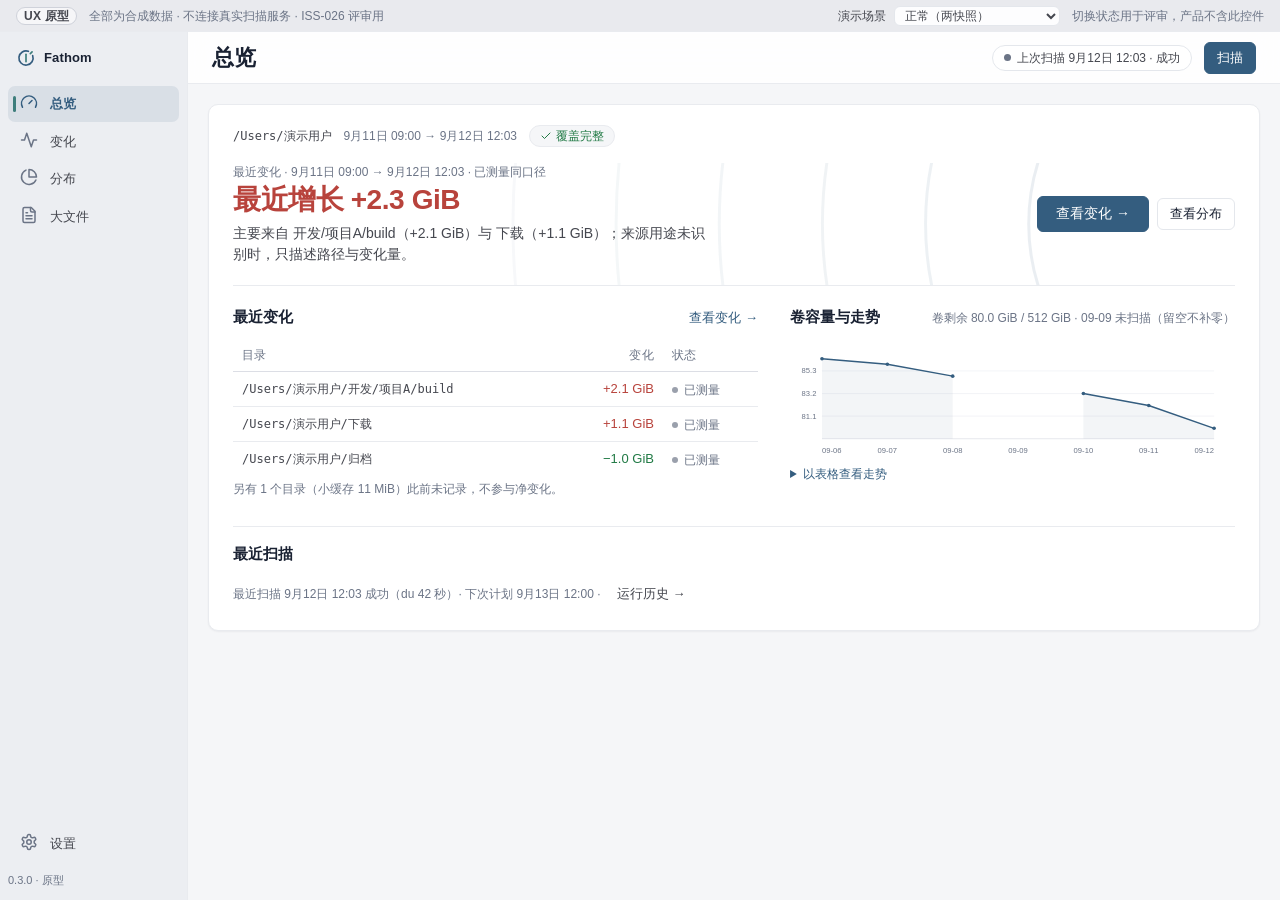
<file: prototypes/ux/index.html>
<!DOCTYPE html>
<html lang="zh-CN">
<head>
<meta charset="UTF-8">
<meta name="viewport" content="width=device-width, initial-scale=1.0">
<title>Fathom · UX 原型（ISS-026）</title>
<link rel="stylesheet" href="style.css">
</head>
<body data-scenario="normal" data-detail="closed">
<noscript><p class="noscript-note">此原型需要启用 JavaScript 才能交互。</p></noscript>

<!-- 原型演示横幅：合成数据声明 + 演示场景切换。仅用于评审，产品界面不含此横幅。 -->
<div class="proto-banner" role="region" aria-label="原型演示控制">
  <span class="proto-tag">UX 原型</span>
  <span class="proto-note">全部为合成数据 · 不连接真实扫描服务 · ISS-026 评审用</span>
  <label class="proto-scene">演示场景
    <select id="scenario-select" aria-label="切换演示场景（仅原型）">
      <option value="normal">正常（两快照）</option>
      <option value="single">单快照（基线已建立）</option>
      <option value="first-launch">首次启动（空库）</option>
      <option value="partial">部分权限（读取受限）</option>
      <option value="failed">扫描失败（保留旧数据）</option>
      <option value="offline">服务断开</option>
    </select>
  </label>
  <span class="proto-note proto-note-tail">切换状态用于评审，产品不含此控件</span>
</div>

<div class="app-shell">

  <!-- 侧边导航：≥1200px 展开为带文字导航；980–1199px 紧凑模式 -->
  <nav class="sidenav" aria-label="主导航">
    <div class="brand">
      <span class="brand-mark" data-brand="ring" role="img" aria-label="Fathom"></span>
      <span class="brand-name">Fathom</span>
    </div>
    <a class="nav-item" href="#/overview" data-page="overview">
      <span class="nav-icon" data-icon="gauge"></span><span class="nav-label">总览</span>
    </a>
    <a class="nav-item" href="#/changes" data-page="changes">
      <span class="nav-icon" data-icon="activity"></span><span class="nav-label">变化</span>
    </a>
    <a class="nav-item" href="#/browse" data-page="browse">
      <span class="nav-icon" data-icon="pie"></span><span class="nav-label">分布</span>
    </a>
    <a class="nav-item" href="#/bigfiles" data-page="bigfiles">
      <span class="nav-icon" data-icon="fileText"></span><span class="nav-label">大文件</span>
    </a>
    <div class="nav-spacer"></div>
    <a class="nav-item" href="#/settings" data-page="settings">
      <span class="nav-icon" data-icon="settings"></span><span class="nav-label">设置</span>
    </a>
    <div class="nav-foot">0.3.0 · 原型</div>
  </nav>

  <div class="main-area">
    <header class="topbar">
      <h1 id="page-title">总览</h1>
      <div class="topbar-right">
        <span id="status-chip" class="status-chip" data-scan-state="idle">--</span>
        <button id="btn-scan" class="btn btn-primary">扫描</button>
      </div>
    </header>

    <main class="workbench" id="workbench">
      <div class="page-stack">

        <!-- ===== 总览：数据时间/质量 → 变化结论 → Top 变化 → 卷容量 → 扫描状态 ===== -->
        <section class="page" id="page-overview" aria-label="总览">
          <div class="quality-line" data-region="quality"></div>
          <div class="conclusion" data-region="conclusion"></div>

          <!-- 首次启动向导（仅空库场景显示，覆盖下方常规区域） -->
          <div id="onboard" class="onboard" data-step="0" hidden>
            <div class="onboard-card" data-region="onboard-body"></div>
          </div>

          <div class="ov-rest" id="ov-rest">
            <section class="panel">
              <div class="panel-head">
                <h2>最近变化</h2>
                <a class="link-muted" href="#/changes">查看变化 →</a>
              </div>
              <div data-region="top-changes"></div>
            </section>
            <section class="panel">
              <div class="panel-head">
                <h2>卷容量与走势</h2>
                <span class="hint" id="vol-meta"></span>
              </div>
              <div data-region="volume"></div>
              <details class="tbl-toggle">
                <summary>以表格查看走势</summary>
                <div data-region="volume-table"></div>
              </details>
            </section>
            <section class="panel">
              <div class="panel-head"><h2>最近扫描</h2></div>
              <div data-region="scan-note"></div>
            </section>
          </div>
        </section>

        <!-- ===== 变化：区间可比性 → 净变化口径 → 可排序变化表 → 详情 → 报告档案 ===== -->
        <section class="page" id="page-changes" aria-label="变化" hidden>
          <section class="panel">
            <div class="panel-head">
              <h2>目录变化</h2>
              <div class="controls">
                <label class="ctl">区间
                  <select id="range-a" aria-label="基线日期"></select>
                  <span class="ctl-sep">→</span>
                  <select id="range-b" aria-label="对比日期"></select>
                </label>
                <input id="changes-search" class="ctl-input" type="search"
                       placeholder="搜索目录" aria-label="搜索目录">
              </div>
            </div>
            <p class="hint-line" data-region="diff-meta"></p>
            <div class="net-line" data-region="net-line"></div>
            <div class="tbl-wrap">
              <table class="tbl" id="changes-table" data-region="changes-table">
                <thead>
                  <tr>
                    <th scope="col"><button class="th-sort" data-sort="path">目录</button></th>
                    <th scope="col" class="num"><button class="th-sort" data-sort="prev">之前</button></th>
                    <th scope="col" class="num"><button class="th-sort" data-sort="curr">现在</button></th>
                    <th scope="col" class="num"><button class="th-sort" data-sort="delta">变化</button></th>
                    <th scope="col">状态</th>
                  </tr>
                </thead>
                <tbody data-region="changes-body"></tbody>
              </table>
            </div>
            <p class="hint-line">列表包含父子目录，行值不可相加为净变化；“未记录”不等于新增或删除。</p>
          </section>
          <div class="secondary-entry">
            <button id="btn-reports" class="btn">查看历史报告</button>
            <span class="hint">选中任意一行后，在目录详情中查看该目录的趋势、证据与操作。</span>
          </div>
          <section class="panel" id="reports-panel" hidden>
            <div class="panel-head">
              <h2>历史报告</h2>
              <button id="btn-reports-close" class="btn btn-ghost">收起</button>
            </div>
            <div data-region="reports"></div>
          </section>
        </section>

        <!-- ===== 分布：快照/根 → 面包屑 → 占比与子目录表 → 目录详情 ===== -->
        <section class="page" id="page-browse" aria-label="分布" hidden>
          <section class="panel">
            <div class="panel-head">
              <h2>容量分布</h2>
              <span class="hint" data-region="browse-meta"></span>
            </div>
            <nav class="crumbs" id="crumbs" data-region="crumbs" aria-label="目录路径"></nav>
            <div class="share" data-region="share"></div>
            <div class="tbl-wrap">
              <table class="tbl" id="browse-table" data-region="browse-table">
                <thead>
                  <tr>
                    <th scope="col">目录</th>
                    <th scope="col" class="num">大小</th>
                    <th scope="col" class="num">较上快照</th>
                    <th scope="col" class="num">占比</th>
                    <th scope="col"><span class="visually-hidden">操作</span></th>
                  </tr>
                </thead>
                <tbody data-region="browse-body"></tbody>
              </table>
            </div>
            <p class="hint-line" data-region="browse-note"></p>
          </section>
        </section>

        <!-- ===== 大文件：条件 → 显式查询 → 状态与更新时间 → 文件表 ===== -->
        <section class="page" id="page-bigfiles" aria-label="大文件" hidden>
          <section class="panel">
            <div class="panel-head">
              <h2>近期修改的大文件</h2>
              <div class="controls">
                <label class="ctl">近 <input id="bf-days" class="ctl-input ctl-input-narrow" type="number" value="7" min="1" max="90" aria-label="天数"> 天</label>
                <label class="ctl">≥ <input id="bf-mb" class="ctl-input ctl-input-narrow" type="number" value="100" min="1" aria-label="最小大小 MB"> MiB</label>
                <button id="btn-bf" class="btn">查询</button>
              </div>
            </div>
            <p class="hint-line" data-region="bf-status"></p>
            <div class="tbl-wrap" data-region="bf-table"></div>
          </section>
        </section>

        <!-- ===== 设置：范围权限 → 计划/后台 → 数据版本 → 诊断 → 智能分析 ===== -->
        <section class="page" id="page-settings" aria-label="设置" hidden>
          <section class="panel" id="set-perm">
            <div class="panel-head"><h2>监控范围与权限</h2></div>
            <div data-region="perm"></div>
          </section>
          <section class="panel" id="set-service">
            <div class="panel-head"><h2>扫描计划与后台服务</h2></div>
            <div data-region="service"></div>
          </section>
          <section class="panel">
            <div class="panel-head"><h2>数据与版本</h2></div>
            <div data-region="data"></div>
          </section>
          <section class="panel" id="set-diag">
            <div class="panel-head"><h2>诊断与卸载</h2></div>
            <div data-region="diag"></div>
          </section>
          <section class="panel" id="set-agent">
            <div class="panel-head">
              <h2>智能分析（可选）</h2>
              <span class="hint">远期功能 · 当前未启用</span>
            </div>
            <div data-region="agent"></div>
          </section>
        </section>

      </div>

      <!-- 目录详情：跨页共享。≥1440px 为右侧栏（表格保有完整关键列宽度）；<1440px（含 1220）为不透明全宽覆盖层，Esc 关闭后焦点返回原行 -->
      <aside class="detail" id="detail" data-region="detail" aria-label="目录详情" hidden>
        <!--内容由 app.js 渲染 -->
      </aside>
    </main>
  </div>
</div>

<div class="toast-region" id="toast-region" role="status" aria-live="polite"></div>

<script src="app.js"></script>
</body>
</html>
</file>
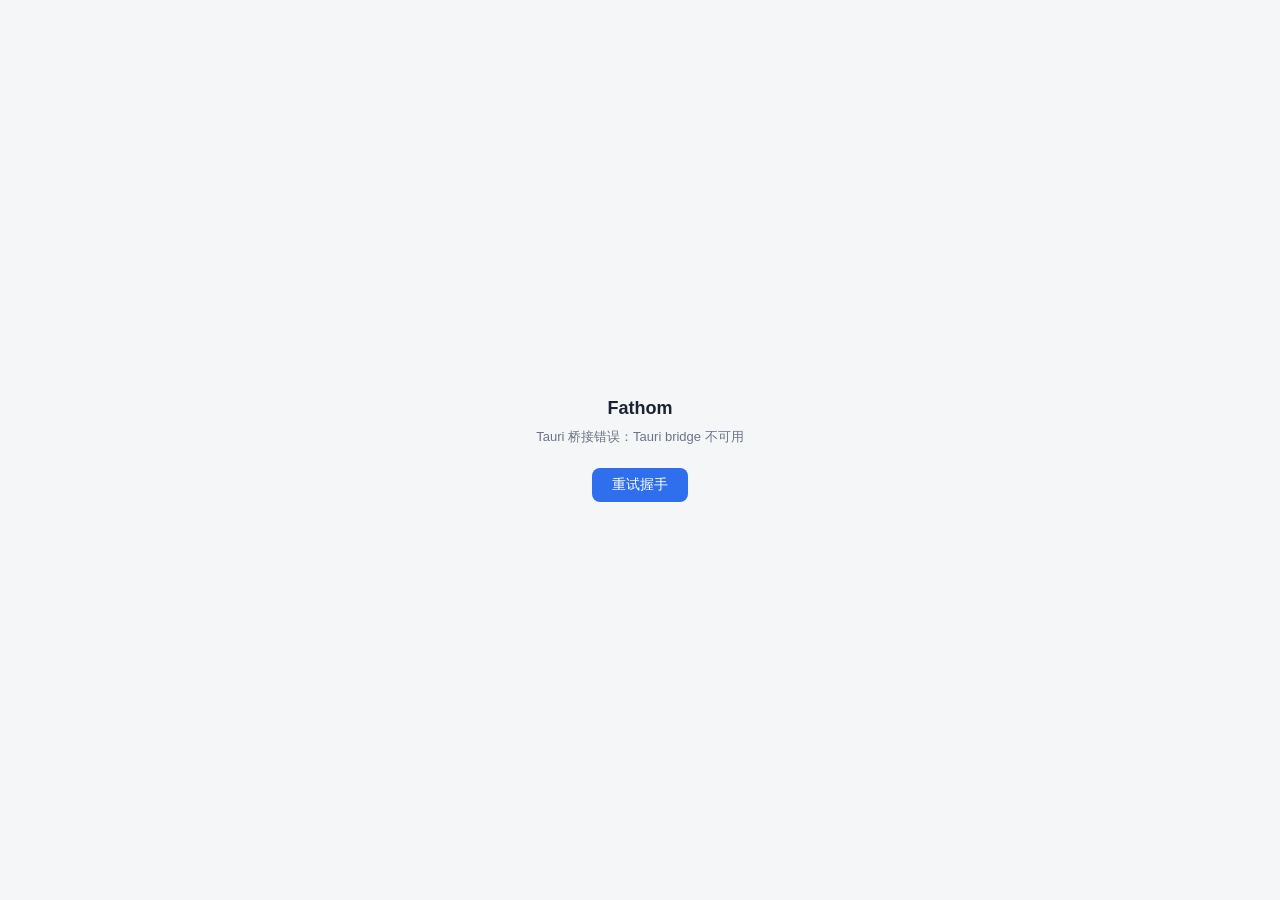
<file: apps/desktop/frontend-dist/index.html>
<!DOCTYPE html>
<html lang="zh-CN">
<head>
<meta charset="UTF-8">
<title>Fathom</title>
<style>
  body {
    margin: 0; height: 100vh; display: flex; align-items: center; justify-content: center;
    background: #f5f6f8; color: #1a2233;
    font-family: -apple-system, BlinkMacSystemFont, "PingFang SC", sans-serif;
  }
  .box { text-align: center; max-width: 720px; padding: 0 24px; }
  h1 { font-size: 18px; margin: 0 0 8px; font-weight: 600; }
  p { color: #4d566b; font-size: 13px; line-height: 1.55; margin: 6px 0; }
  .muted { color: #6b7486; }
  .mono {
    font-family: ui-monospace, SFMono-Regular, "SF Mono", Menlo, Consolas, monospace;
    font-size: 12px;
    background: #eef0f4; border-radius: 6px; padding: 8px 10px;
    word-break: break-all; text-align: left; color: #2a3144;
  }
  ul { text-align: left; color: #4d566b; font-size: 13px; line-height: 1.65; padding-left: 20px; }
  button {
    margin-top: 14px; border: none; background: #2f6fed; color: #fff;
    padding: 8px 20px; border-radius: 8px; font-size: 14px; cursor: pointer;
  }
  button.secondary { background: #e7ebf3; color: #1a2233; }
  .row { display: flex; gap: 8px; justify-content: center; flex-wrap: wrap; }
  pre.recovery {
    text-align: left; white-space: pre-wrap; word-break: break-word;
    background: #fff7e8; color: #5b3f00; border: 1px solid #f1d99a;
    border-radius: 8px; padding: 10px 12px; font-size: 12px; line-height: 1.5;
    font-family: ui-monospace, SFMono-Regular, "SF Mono", Menlo, Consolas, monospace;
  }
</style>
</head>
<body>
  <div class="box">
    <h1 id="title">Fathom</h1>
    <p id="msg" class="muted">正在启动后台服务……</p>
    <div id="extra"></div>
    <div class="row">
      <button id="retry" hidden>重试握手</button>
      <button id="open-log" class="secondary" hidden>查看日志</button>
    </div>
  </div>
<script>
  // 握手页：状态由 Rust 端 helper_status / helper_retry 决定
  // - ready / reused：与 Rust 共用资源身份，直接导航内容版本空间。
  // - starting：每 1s 轮询一次
  // - exhausted（ISS-059）：展示恢复动作 + 端口占用表（recovery.ports /
  //   recovery.hint）
  // - error：展示错误 + 日志路径 + runtime 路径
  // 零 emoji；与现有占位样式一致
  function invoke(cmd, args) {
    if (window.__TAURI__ && window.__TAURI__.core && typeof window.__TAURI__.core.invoke === "function") {
      return window.__TAURI__.core.invoke(cmd, args || {});
    }
    if (window.__TAURI_INTERNALS__ && typeof window.__TAURI_INTERNALS__.invoke === "function") {
      return window.__TAURI_INTERNALS__.invoke(cmd, args || {});
    }
    return Promise.reject(new Error("Tauri bridge 不可用"));
  }

  const $msg = document.getElementById("msg");
  const $extra = document.getElementById("extra");
  const $retry = document.getElementById("retry");
  const $openLog = document.getElementById("open-log");
  const $title = document.getElementById("title");

  function renderStarting() {
    $title.textContent = "Fathom";
    $msg.textContent = "正在启动后台服务（最长 20 秒）……";
    $extra.innerHTML = "";
    $retry.hidden = true;
    $openLog.hidden = true;
  }

  function renderReady(state) {
    if (!Number.isInteger(state.port) || state.port < 1 || state.port > 65535 ||
        !/^[0-9a-f]{64}$/.test(state.frontend_revision || "")) {
      renderError({ error: "helper 未提供有效前端资源身份，请退出旧版后台服务后重试握手" });
      return;
    }
    $title.textContent = "Fathom";
    $msg.textContent = state.state === "reused"
      ? "已检测到本机服务正在运行，正在打开主界面……"
      : "后台服务已就绪，正在打开主界面……";
    $extra.innerHTML = "";
    const url = "http://127.0.0.1:" + state.port + "/_fathom/resources/" + state.frontend_revision + "/" + location.hash;
    setTimeout(function () { location.replace(url); }, 300);
  }

  function renderExhausted(state) {
    $title.textContent = "无法启动后台服务";
    $msg.textContent = "端口 7952..7956 全部被未知进程占用，Fathom 不会 kill 任何进程。请按下方恢复动作处理后重试。";
    $extra.innerHTML = "";
    const rec = document.createElement("pre");
    rec.className = "recovery";
    const fallbackHint = "请检查端口 7952..7956 的占用进程并释放，或使用其他启动端口。";
    const recovery = state.recovery;
    if (recovery && typeof recovery === "object") {
      // ISS-059：recovery = { ports: [{port, occupied_pid}], hint }
      const lines = [];
      if (Array.isArray(recovery.ports) && recovery.ports.length > 0) {
        for (const p of recovery.ports) {
          lines.push("端口 " + p.port + "：" + (p.occupied_pid == null ? "占用进程未知" : "PID " + p.occupied_pid));
        }
        lines.push("");
      }
      rec.textContent = (recovery.hint || fallbackHint) + (lines.length > 0 ? "\n" + lines.join("\n") : "");
    } else {
      rec.textContent = recovery || fallbackHint;
    }
    $extra.appendChild(rec);
    $retry.hidden = false;
    $openLog.hidden = false;
  }

  function renderError(state) {
    $title.textContent = "无法启动后台服务";
    $msg.textContent = state.error || "未知错误";
    $extra.innerHTML = "";
    const list = document.createElement("ul");
    const items = [
      "日志路径：" + (state.log_path || "（未提供）"),
      "运行根：" + (state.runtime_dir || "（未提供）"),
      "握手超时：" + (state.timeout_s || 20) + " 秒",
      "SIGTERM 等待上限：" + (state.stop_timeout_s || 10) + " 秒"
    ];
    for (const text of items) {
      const li = document.createElement("li");
      li.textContent = text;
      list.appendChild(li);
    }
    $extra.appendChild(list);
    $retry.hidden = false;
    $openLog.hidden = false;
  }

  function apply(state) {
    if (!state || typeof state !== "object") { renderStarting(); return; }
    switch (state.state) {
      case "ready":
      case "reused":
        renderReady(state);
        break;
      case "exhausted":
        renderExhausted(state);
        break;
      case "error":
        renderError(state);
        break;
      default:
        renderStarting();
    }
  }

  let polling = false;
  async function poll() {
    if (polling) return;
    polling = true;
    try {
      const state = await invoke("helper_status");
      apply(state);
    } catch (err) {
      $msg.textContent = "Tauri 桥接错误：" + (err && err.message || String(err));
      $retry.hidden = false;
    } finally {
      polling = false;
    }
  }

  $retry.addEventListener("click", async function () {
    $msg.textContent = "正在重启后台服务……";
    $retry.hidden = true;
    try {
      const state = await invoke("helper_retry");
      apply(state);
    } catch (err) {
      $msg.textContent = "重启失败：" + (err && err.message || String(err));
      $retry.hidden = false;
    }
  });

  $openLog.addEventListener("click", function () {
    // 仅提示用户日志路径；真正打开日志由用户在 Finder 里定位（沙盒外）
    $msg.textContent = "日志位于运行根 logs/helper.log；如需查看，请打开 Finder 跳转到运行根目录。";
  });

  // 启动轮询：每 1s 一次，启动后立即先查一次
  poll();
  setInterval(poll, 1000);
</script>
</body>
</html>
</file>
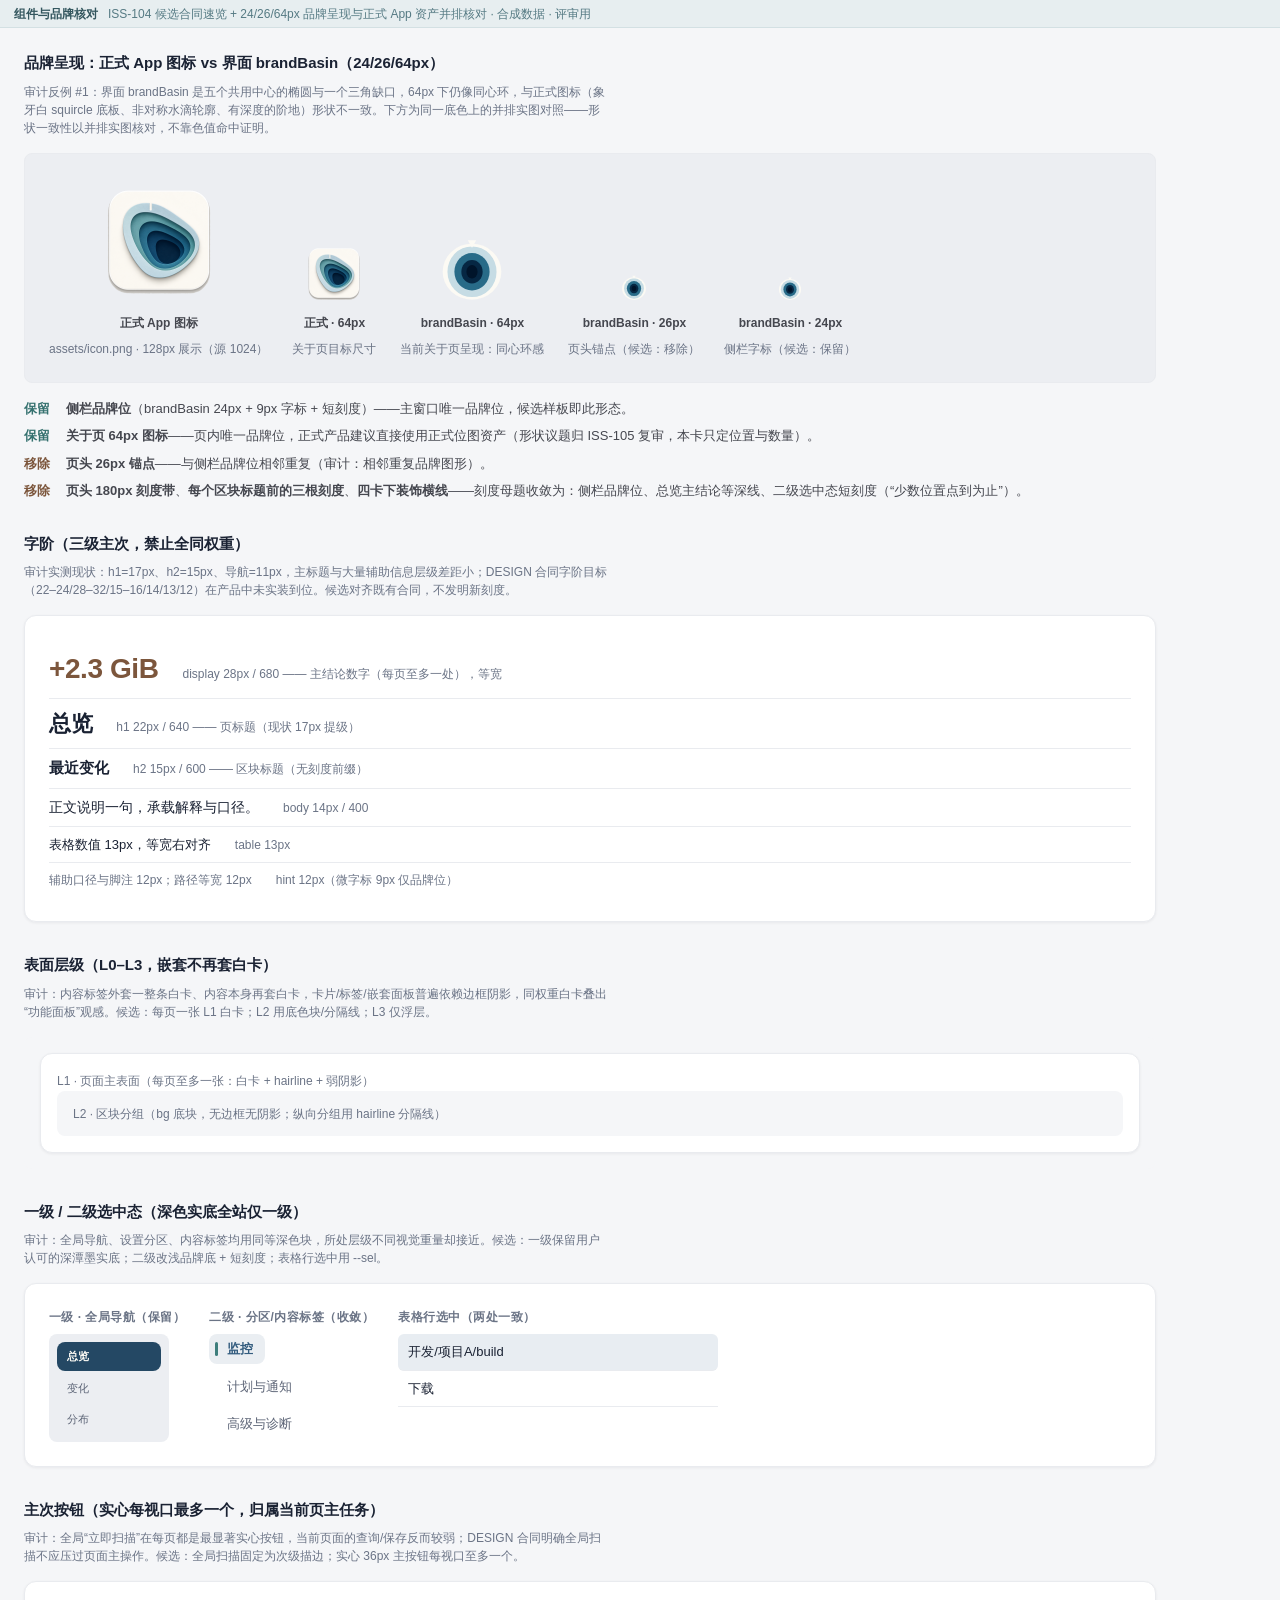
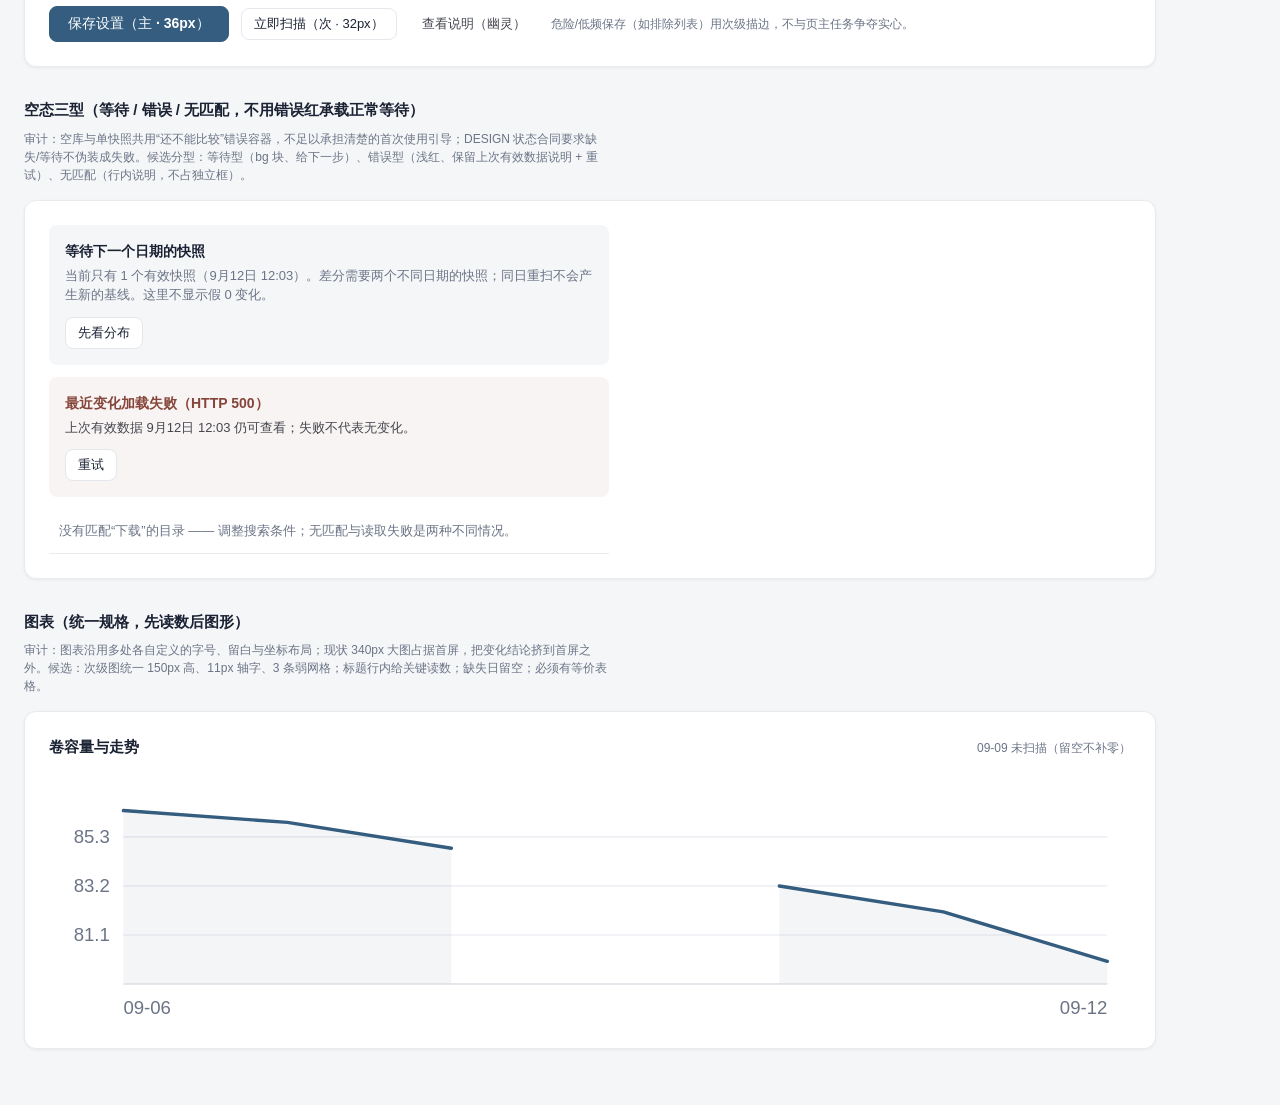
<file: prototypes/ux/sample-brand.html>
<!DOCTYPE html>
<html lang="zh-CN">
<head>
<meta charset="UTF-8">
<title>ISS-104 样板 · 组件与品牌核对</title>
<link rel="stylesheet" href="sample-candidate.css">
<style>
/* 本页专属：并排核对与规则速览版式 */
.spec-block { margin-bottom: var(--sp8); }
.spec-block > h2 { margin: 0 0 var(--sp2); font-size: var(--fs-h2); font-weight: 600; }
.spec-block > p.spec-why { margin: 0 0 var(--sp4); color: var(--muted); font-size: var(--fs-hint); max-width: 88ch; }

/* 品牌并排核对：同一浅灰底，形状对照靠实图不靠色值 */
.brand-row {
  display: flex; flex-wrap: wrap; gap: var(--sp6);
  background: var(--sidebar);
  border: 1px solid var(--hairline);
  border-radius: var(--radius-sm);
  padding: var(--sp6);
  align-items: flex-end;
}
.brand-cell { display: flex; flex-direction: column; align-items: center; gap: var(--sp2); }
.brand-cell .bc-cap { color: var(--muted); font-size: var(--fs-hint); text-align: center; }
.brand-cell .bc-tag { color: var(--text-2); font-size: var(--fs-hint); font-weight: 600; }
.brand-img { display: block; image-rendering: auto; }

.brand-rules { margin: var(--sp4) 0 0; padding: 0; list-style: none; display: grid; gap: var(--sp2); }
.brand-rules li {
  display: flex; gap: var(--sp2); align-items: baseline;
  font-size: 13px; color: var(--text-2); line-height: 1.5;
}
.brand-rules .keep, .brand-rules .drop { flex: none; font-weight: 600; width: 34px; }
.brand-rules .keep { color: var(--ok); }
.brand-rules .drop { color: var(--grow); }

/* 字阶实例 */
.type-row { display: flex; align-items: baseline; gap: var(--sp6); padding: var(--sp2) 0; border-bottom: 1px solid var(--hairline); flex-wrap: wrap; }
.type-row:last-child { border-bottom: none; }
.type-sample-28 { font-size: 28px; font-weight: 680; letter-spacing: -0.015em; color: var(--grow); font-variant-numeric: tabular-nums; }
.type-sample-22 { font-size: 22px; font-weight: 640; letter-spacing: -0.015em; }
.type-sample-15 { font-size: 15px; font-weight: 600; }
.type-sample-14 { font-size: 14px; }
.type-sample-13 { font-size: 13px; font-variant-numeric: tabular-nums; }
.type-sample-12 { font-size: 12px; color: var(--muted); }
.type-desc { color: var(--muted); font-size: var(--fs-hint); }

/* 表面层级实例 */
.surface-demo { background: var(--bg); border-radius: var(--radius-sm); padding: var(--sp4); }
.surface-demo .l1 {
  background: var(--card); border: 1px solid var(--hairline); border-radius: var(--radius);
  box-shadow: var(--shadow); padding: var(--sp4);
}
.surface-demo .l2 { background: var(--bg); border-radius: var(--radius-sm); padding: var(--sp3) var(--sp4); }
.surface-demo .cap { color: var(--muted); font-size: var(--fs-hint); margin: var(--sp2) 0 0; }

/* 选中态并排实例 */
.sel-demo { display: flex; gap: var(--sp6); flex-wrap: wrap; }
.sel-col h3 { margin: 0 0 var(--sp2); font-size: 12px; font-weight: 600; color: var(--muted); letter-spacing: 0.04em; }
.sel-nav-demo { background: var(--sidebar); width: 120px; padding: var(--sp2); border-radius: var(--radius-sm); display: flex; flex-direction: column; gap: 3px; }
.sel-nav-demo .on, .sel-nav-demo .off {
  border-radius: 8px; padding: 6px 10px; font-size: 11px;
  display: flex; align-items: center; gap: 6px;
}
.sel-nav-demo .off { color: var(--nav-idle-fg); }
.sel-nav-demo .on { background: var(--used); color: var(--nav-active-fg); font-weight: 600; }
.sel-sub-demo { display: flex; flex-direction: column; gap: var(--sp2); }
.sel-sub-demo .on, .sel-sub-demo .off {
  position: relative; border-radius: var(--radius-sm); padding: 5px 12px 5px 18px;
  font-size: 13px; width: max-content;
}
.sel-sub-demo .off { color: var(--nav-idle-fg); }
.sel-sub-demo .on { background: rgba(52, 93, 127, 0.10); color: var(--trench); font-weight: 600; }
.sel-sub-demo .on::before {
  content: ""; position: absolute; left: 6px; top: 50%; transform: translateY(-50%);
  width: 3px; height: 14px; border-radius: 2px; background: var(--mineral);
}
.sel-row-demo { width: 320px; font-size: 13px; }
.sel-row-demo .r { padding: 8px 10px; border-bottom: 1px solid var(--hairline); }
.sel-row-demo .r.sel { background: var(--sel); border-radius: 6px; }

/* 空态三型 */
.empty-demo { display: grid; gap: var(--sp3); }
.empty-wait {
  background: var(--bg); border-radius: var(--radius-sm);
  padding: var(--sp4); max-width: 560px;
}
.empty-wait .et { margin: 0 0 var(--sp1); font-size: var(--fs-body); font-weight: 600; }
.empty-wait .ed { margin: 0 0 var(--sp3); color: var(--muted); font-size: 13px; }
.empty-err {
  background: rgba(133, 69, 58, 0.06); border-radius: var(--radius-sm);
  padding: var(--sp4); max-width: 560px;
}
.empty-err .et { margin: 0 0 var(--sp1); font-size: var(--fs-body); font-weight: 600; color: var(--danger); }
.empty-err .ed { margin: 0 0 var(--sp3); color: var(--text-2); font-size: 13px; }
.empty-nomatch { max-width: 560px; }
.empty-nomatch .r { padding: 12px 10px; border-bottom: 1px solid var(--hairline); color: var(--muted); font-size: 13px; }
:root { --danger: #85453a; }
</style>
</head>
<body>
<div class="sample-tag" data-role="sample-tag">
  <strong>组件与品牌核对</strong>
  <span class="tag-note">ISS-104 候选合同速览 + 24/26/64px 品牌呈现与正式 App 资产并排核对 · 合成数据 · 评审用</span>
</div>

<div class="page-scroll">
  <div class="page-inner">

    <!-- ============ 品牌呈现核对 ============ -->
    <section class="spec-block" aria-label="品牌呈现核对">
      <h2>品牌呈现：正式 App 图标 vs 界面 brandBasin（24/26/64px）</h2>
      <p class="spec-why">审计反例 #1：界面 brandBasin 是五个共用中心的椭圆与一个三角缺口，64px 下仍像同心环，与正式图标（象牙白 squircle 底板、非对称水滴轮廓、有深度的阶地）形状不一致。下方为同一底色上的并排实图对照——形状一致性以并排实图核对，不靠色值命中证明。</p>
      <div class="brand-row">
        <div class="brand-cell">
          <img class="brand-img" src="assets/icon.png" alt="正式 App 图标（层叠深潭位图，1024px 源）" width="128" height="128" data-role="brand-img-128">
          <span class="bc-tag">正式 App 图标</span>
          <span class="bc-cap">assets/icon.png · 128px 展示（源 1024）</span>
        </div>
        <div class="brand-cell">
          <img class="brand-img" src="assets/icon.png" alt="正式 App 图标 64px 展示" width="64" height="64" data-role="brand-img-64">
          <span class="bc-tag">正式 · 64px</span>
          <span class="bc-cap">关于页目标尺寸</span>
        </div>
        <div class="brand-cell" data-role="basin-64">
          <span data-role="basin-slot-64"></span>
          <span class="bc-tag">brandBasin · 64px</span>
          <span class="bc-cap">当前关于页呈现：同心环感</span>
        </div>
        <div class="brand-cell" data-role="basin-26">
          <span data-role="basin-slot-26"></span>
          <span class="bc-tag">brandBasin · 26px</span>
          <span class="bc-cap">页头锚点（候选：移除）</span>
        </div>
        <div class="brand-cell" data-role="basin-24">
          <span data-role="basin-slot-24"></span>
          <span class="bc-tag">brandBasin · 24px</span>
          <span class="bc-cap">侧栏字标（候选：保留）</span>
        </div>
      </div>
      <ul class="brand-rules">
        <li><span class="keep">保留</span><span><strong>侧栏品牌位</strong>（brandBasin 24px + 9px 字标 + 短刻度）——主窗口唯一品牌位，候选样板即此形态。</span></li>
        <li><span class="keep">保留</span><span><strong>关于页 64px 图标</strong>——页内唯一品牌位，正式产品建议直接使用正式位图资产（形状议题归 ISS-105 复审，本卡只定位置与数量）。</span></li>
        <li><span class="drop">移除</span><span><strong>页头 26px 锚点</strong>——与侧栏品牌位相邻重复（审计：相邻重复品牌图形）。</span></li>
        <li><span class="drop">移除</span><span><strong>页头 180px 刻度带</strong>、<strong>每个区块标题前的三根刻度</strong>、<strong>四卡下装饰横线</strong>——刻度母题收敛为：侧栏品牌位、总览主结论等深线、二级选中态短刻度（“少数位置点到为止”）。</span></li>
      </ul>
    </section>

    <!-- ============ 字阶 ============ -->
    <section class="spec-block" aria-label="字阶规则">
      <h2>字阶（三级主次，禁止全同权重）</h2>
      <p class="spec-why">审计实测现状：h1=17px、h2=15px、导航=11px，主标题与大量辅助信息层级差距小；DESIGN 合同字阶目标（22–24/28–32/15–16/14/13/12）在产品中未实装到位。候选对齐既有合同，不发明新刻度。</p>
      <div class="surface">
        <div class="type-row"><span class="type-sample-28">+2.3 GiB</span><span class="type-desc">display 28px / 680 —— 主结论数字（每页至多一处），等宽</span></div>
        <div class="type-row"><span class="type-sample-22">总览</span><span class="type-desc">h1 22px / 640 —— 页标题（现状 17px 提级）</span></div>
        <div class="type-row"><span class="type-sample-15">最近变化</span><span class="type-desc">h2 15px / 600 —— 区块标题（无刻度前缀）</span></div>
        <div class="type-row"><span class="type-sample-14">正文说明一句，承载解释与口径。</span><span class="type-desc">body 14px / 400</span></div>
        <div class="type-row"><span class="type-sample-13">表格数值 13px，等宽右对齐</span><span class="type-desc">table 13px</span></div>
        <div class="type-row"><span class="type-sample-12">辅助口径与脚注 12px；路径等宽 12px</span><span class="type-desc">hint 12px（微字标 9px 仅品牌位）</span></div>
      </div>
    </section>

    <!-- ============ 表面层级 ============ -->
    <section class="spec-block" aria-label="表面层级规则">
      <h2>表面层级（L0–L3，嵌套不再套白卡）</h2>
      <p class="spec-why">审计：内容标签外套一整条白卡、内容本身再套白卡，卡片/标签/嵌套面板普遍依赖边框阴影，同权重白卡叠出“功能面板”观感。候选：每页一张 L1 白卡；L2 用底色块/分隔线；L3 仅浮层。</p>
      <div class="surface-demo">
        <div class="l1">
          <span class="cap" style="margin:0 0 var(--sp2)">L1 · 页面主表面（每页至多一张：白卡 + hairline + 弱阴影）</span>
          <div class="l2">
            <span class="cap" style="margin:0">L2 · 区块分组（bg 底块，无边框无阴影；纵向分组用 hairline 分隔线）</span>
          </div>
        </div>
      </div>
    </section>

    <!-- ============ 选中态 ============ -->
    <section class="spec-block" aria-label="选中态规则">
      <h2>一级 / 二级选中态（深色实底全站仅一级）</h2>
      <p class="spec-why">审计：全局导航、设置分区、内容标签均用同等深色块，所处层级不同视觉重量却接近。候选：一级保留用户认可的深潭墨实底；二级改浅品牌底 + 短刻度；表格行选中用 --sel。</p>
      <div class="surface sel-demo">
        <div class="sel-col">
          <h3>一级 · 全局导航（保留）</h3>
          <div class="sel-nav-demo">
            <span class="on">总览</span>
            <span class="off">变化</span>
            <span class="off">分布</span>
          </div>
        </div>
        <div class="sel-col">
          <h3>二级 · 分区/内容标签（收敛）</h3>
          <div class="sel-sub-demo">
            <span class="on">监控</span>
            <span class="off">计划与通知</span>
            <span class="off">高级与诊断</span>
          </div>
        </div>
        <div class="sel-col">
          <h3>表格行选中（两处一致）</h3>
          <div class="sel-row-demo">
            <div class="r sel">开发/项目A/build</div>
            <div class="r">下载</div>
          </div>
        </div>
      </div>
    </section>

    <!-- ============ 按钮族 ============ -->
    <section class="spec-block" aria-label="按钮规则">
      <h2>主次按钮（实心每视口最多一个，归属当前页主任务）</h2>
      <p class="spec-why">审计：全局“立即扫描”在每页都是最显著实心按钮，当前页面的查询/保存反而较弱；DESIGN 合同明确全局扫描不应压过页面主操作。候选：全局扫描固定为次级描边；实心 36px 主按钮每视口至多一个。</p>
      <div class="surface" style="display:flex; gap:var(--sp3); flex-wrap:wrap; align-items:center">
        <button type="button" class="btn btn-primary">保存设置（主 · 36px）</button>
        <button type="button" class="btn">立即扫描（次 · 32px）</button>
        <button type="button" class="btn btn-ghost">查看说明（幽灵）</button>
        <span class="hint">危险/低频保存（如排除列表）用次级描边，不与页主任务争夺实心。</span>
      </div>
    </section>

    <!-- ============ 空态 ============ -->
    <section class="spec-block" aria-label="空态规则">
      <h2>空态三型（等待 / 错误 / 无匹配，不用错误红承载正常等待）</h2>
      <p class="spec-why">审计：空库与单快照共用“还不能比较”错误容器，不足以承担清楚的首次使用引导；DESIGN 状态合同要求缺失/等待不伪装成失败。候选分型：等待型（bg 块、给下一步）、错误型（浅红、保留上次有效数据说明 + 重试）、无匹配（行内说明，不占独立框）。</p>
      <div class="surface empty-demo">
        <div class="empty-wait" data-role="empty-wait">
          <p class="et">等待下一个日期的快照</p>
          <p class="ed">当前只有 1 个有效快照（9月12日 12:03）。差分需要两个不同日期的快照；同日重扫不会产生新的基线。这里不显示假 0 变化。</p>
          <button type="button" class="btn">先看分布</button>
        </div>
        <div class="empty-err" data-role="empty-err">
          <p class="et">最近变化加载失败（HTTP 500）</p>
          <p class="ed">上次有效数据 9月12日 12:03 仍可查看；失败不代表无变化。</p>
          <button type="button" class="btn">重试</button>
        </div>
        <div class="empty-nomatch" data-role="empty-nomatch">
          <div class="r">没有匹配“下载”的目录 —— 调整搜索条件；无匹配与读取失败是两种不同情况。</div>
        </div>
      </div>
    </section>

    <!-- ============ 图表 ============ -->
    <section class="spec-block" aria-label="图表规则">
      <h2>图表（统一规格，先读数后图形）</h2>
      <p class="spec-why">审计：图表沿用多处各自定义的字号、留白与坐标布局；现状 340px 大图占据首屏，把变化结论挤到首屏之外。候选：次级图统一 150px 高、11px 轴字、3 条弱网格；标题行内给关键读数；缺失日留空；必须有等价表格。</p>
      <div class="surface">
        <div class="panel-hd"><h2>卷容量与走势</h2><span class="hint">09-09 未扫描（留空不补零）</span></div>
        <div data-role="brand-spark-demo"></div>
      </div>
    </section>

  </div>
</div>

<script src="sample-data.js"></script>
<script>
"use strict";
(function () {
  var S = SAMPLE;
  document.querySelector('[data-role="basin-slot-64"]').innerHTML = S.brandBasinSvg(64);
  document.querySelector('[data-role="basin-slot-26"]').innerHTML = S.brandBasinSvg(26);
  document.querySelector('[data-role="basin-slot-24"]').innerHTML = S.brandBasinSvg(24);

  /* 图表规则实例（与 sample-candidate.html 同一规格的迷你走势） */
  (function () {
    var el = document.querySelector('[data-role="brand-spark-demo"]');
    var W = 640, H = 150, L = 44, R = 14, T = 10, B = 24;
    var vals = S.FREE_SERIES.filter(function (v) { return v !== null; });
    var min = Math.min.apply(null, vals), max = Math.max.apply(null, vals);
    var pad = (max - min) * 0.15; min -= pad; max += pad;
    function x(i) { return L + (i * (W - L - R)) / (S.DATES.length - 1); }
    function y(v) { return T + (1 - (v - min) / (max - min)) * (H - T - B); }
    function tick(v) { return v >= 100 ? String(Math.round(v)) : v.toFixed(1).replace(/\.0$/, ""); }
    var out = '<svg class="spark" viewBox="0 0 ' + W + " " + H + '" role="img" aria-label="卷剩余走势（GiB）；缺失日期留空、不补零；等价数据见表格">';
    [0.25, 0.5, 0.75].forEach(function (f) {
      var gy = T + f * (H - T - B);
      out += '<line class="spark-grid" x1="' + L + '" y1="' + gy.toFixed(1) + '" x2="' + (W - R) + '" y2="' + gy.toFixed(1) + '"/>';
      out += '<text x="' + (L - 8) + '" y="' + (gy + 3.5).toFixed(1) + '" text-anchor="end">' + tick(max - f * (max - min)) + "</text>";
    });
    var seg = [], segs = [];
    S.FREE_SERIES.forEach(function (v, i) {
      if (v === null) { if (seg.length) segs.push(seg); seg = []; }
      else seg.push({ i: i, v: v });
    });
    if (seg.length) segs.push(seg);
    segs.forEach(function (sg) {
      var pts = sg.map(function (p) { return x(p.i).toFixed(1) + "," + y(p.v).toFixed(1); });
      out += '<polyline class="spark-line" points="' + pts.join(" ") + '"/>';
      if (sg.length >= 2) {
        out += '<polygon class="spark-area" points="' + x(sg[0].i).toFixed(1) + "," + (H - B).toFixed(1) + " " +
          pts.join(" ") + " " + x(sg[sg.length - 1].i).toFixed(1) + "," + (H - B).toFixed(1) + '"/>';
      }
    });
    out += '<line class="spark-axis" x1="' + L + '" y1="' + (H - B) + '" x2="' + (W - R) + '" y2="' + (H - B) + '"/>';
    out += '<text x="' + x(0).toFixed(1) + '" y="' + (H - 6) + '">09-06</text>';
    out += '<text x="' + x(S.DATES.length - 1).toFixed(1) + '" y="' + (H - 6) + '" text-anchor="end">09-12</text>';
    out += "</svg>";
    el.innerHTML = out;
  })();
})();
</script>
</body>
</html>
</file>
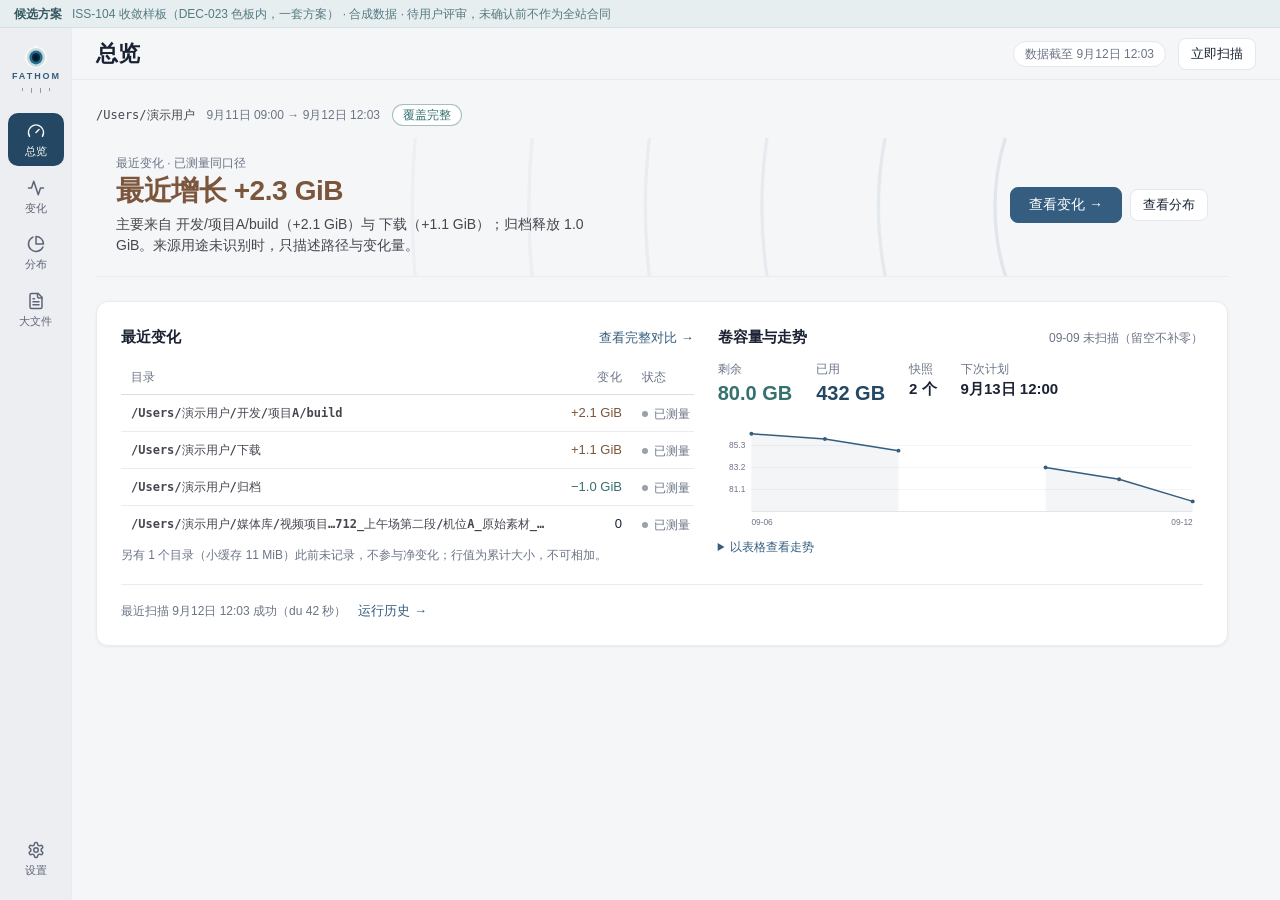
<file: prototypes/ux/sample-candidate.html>
<!DOCTYPE html>
<html lang="zh-CN">
<head>
<meta charset="UTF-8">
<title>ISS-104 样板 · 候选方案</title>
<link rel="stylesheet" href="sample-candidate.css">
</head>
<body>
<!-- 样板标签条：评审标识（产品不含） -->
<div class="sample-tag" data-role="sample-tag">
  <strong>候选方案</strong>
  <span class="tag-note">ISS-104 收敛样板（DEC-023 色板内，一套方案） · 合成数据 · 待用户评审，未确认前不作为全站合同</span>
</div>

<div class="app-shell">

  <!-- 一级导航：保留用户认可的深色选中块（全站唯一深色实底） -->
  <nav class="sidenav" aria-label="主导航（候选）">
    <div class="sidenav-brand">
      <span class="brand-mark" data-role="brand-side" aria-hidden="true"></span>
      <span class="brand-word" aria-hidden="true">FATHOM</span>
      <span class="brand-ruler" aria-hidden="true"></span>
      <span class="visually-hidden">Fathom</span>
    </div>
    <a class="nav-item" href="#overview" data-nav="overview">
      <span class="nav-icon" data-icon="gauge"></span>总览
    </a>
    <a class="nav-item" href="#overview" data-nav="changes" aria-disabled="true">
      <span class="nav-icon" data-icon="activity"></span>变化
    </a>
    <a class="nav-item" href="#overview" data-nav="browse" aria-disabled="true">
      <span class="nav-icon" data-icon="pie"></span>分布
    </a>
    <a class="nav-item" href="#overview" data-nav="bigfiles" aria-disabled="true">
      <span class="nav-icon" data-icon="fileText"></span>大文件
    </a>
    <span class="sidenav-spacer"></span>
    <a class="nav-item" href="#settings" data-nav="settings">
      <span class="nav-icon" data-icon="settings"></span>设置
    </a>
  </nav>

  <div class="main-area">
    <!-- 顶栏：22px 标题；无品牌锚点、无刻度带；全局扫描为次级描边（不压当前页主任务） -->
    <header class="topbar">
      <h1 data-role="page-title">总览</h1>
      <div class="topbar-right">
        <span class="data-chip">数据截至 9月12日 12:03</span>
        <button type="button" class="btn" data-role="btn-scan-top">立即扫描</button>
      </div>
    </header>

    <div class="page-scroll">
      <div class="page-inner">

        <!-- ============ 总览（候选） ============ -->
        <section id="page-overview" aria-label="总览（候选方案）">

          <div class="quality-line">
            <span class="path-mono" data-role="root-path"></span>
            <span>9月11日 09:00 → 9月12日 12:03</span>
            <span class="quality-chip">覆盖完整</span>
          </div>

          <!-- 主结论区：先回答“本次比上次变化多少”；等深线母题仅此处 -->
          <div class="conclusion" data-role="conclusion">
            <div data-role="contour-slot"></div>
            <div class="conclusion-main">
              <p class="conclusion-kicker">最近变化 · 已测量同口径</p>
              <h2 class="conclusion-headline" data-role="headline">最近增长 +2.3 GiB</h2>
              <p class="conclusion-sub">主要来自 开发/项目A/build（+2.1 GiB）与 下载（+1.1 GiB）；归档释放 1.0 GiB。来源用途未识别时，只描述路径与变化量。</p>
            </div>
            <div class="conclusion-actions">
              <button type="button" class="btn btn-primary" data-role="cta-view-changes">查看变化 →</button>
              <button type="button" class="btn">查看分布</button>
            </div>
          </div>

          <!-- L1 主表面（每页一张白卡）；内部 L2 分组不套卡 -->
          <div class="surface">
            <div class="ov-grid">
              <!-- 主：最近变化（首屏任务信息） -->
              <section aria-label="最近变化">
                <div class="panel-hd">
                  <h2>最近变化</h2>
                  <a class="link-muted" href="#overview">查看完整对比 →</a>
                </div>
                <div class="tbl-wrap">
                  <table class="tbl">
                    <thead>
                      <tr><th scope="col">目录</th><th scope="col" class="num">变化</th><th scope="col">状态</th></tr>
                    </thead>
                    <tbody data-role="top-body"></tbody>
                  </table>
                </div>
                <p class="hint-line">另有 1 个目录（小缓存 11 MiB）此前未记录，不参与净变化；行值为累计大小，不可相加。</p>
              </section>

              <!-- 辅：卷容量与走势（次级；统一图表规格） -->
              <section aria-label="卷容量与走势">
                <div class="panel-hd">
                  <h2>卷容量与走势</h2>
                  <span class="hint">09-09 未扫描（留空不补零）</span>
                </div>
                <div class="vol-readout">
                  <div class="readout"><span class="rl">剩余</span><span class="rv rv-ok" data-role="rv-free"></span></div>
                  <div class="readout"><span class="rl">已用</span><span class="rv rv-used" data-role="rv-used"></span></div>
                  <div class="readout"><span class="rl">快照</span><span class="rv rv-s">2 个</span></div>
                  <div class="readout"><span class="rl">下次计划</span><span class="rv rv-s">9月13日 12:00</span></div>
                </div>
                <div data-role="mini-spark"></div>
                <details class="tbl-toggle">
                  <summary>以表格查看走势</summary>
                  <p class="hint">图表必须有等价表格（DESIGN 合同）；表格由同一序列渲染。</p>
                </details>
              </section>
            </div>

            <div class="ov-foot">
              <span>最近扫描 9月12日 12:03 成功（du 42 秒）</span>
              <a class="link-muted" href="#settings">运行历史 →</a>
            </div>
          </div>
        </section>

        <!-- ============ 设置（候选） ============ -->
        <section id="page-settings" aria-label="设置（候选方案）" hidden>

          <!-- 二级分区标签：浅品牌底 + 短刻度（与一级深色块权重差） -->
          <div class="subtabs" role="tablist" aria-label="设置分区（候选）">
            <button type="button" class="subtab" role="tab" aria-selected="true" data-role="subtab">
              <span class="subtab-ic" data-icon="settings"></span>监控
            </button>
            <button type="button" class="subtab" role="tab" aria-selected="false" data-role="subtab">
              <span class="subtab-ic" data-icon="clock"></span>计划与通知
            </button>
            <button type="button" class="subtab" role="tab" aria-selected="false" data-role="subtab">
              <span class="subtab-ic" data-icon="search"></span>高级与诊断
            </button>
            <button type="button" class="subtab" role="tab" aria-selected="false" data-role="subtab">
              <span class="subtab-ic" data-icon="info"></span>关于
            </button>
          </div>

          <!-- L1 主表面：设置页单张白卡 -->
          <div class="surface">
            <section aria-label="监控范围与计划">
              <div class="panel-hd">
                <h2>监控范围与计划</h2>
                <span class="hint">当前值已填入输入框；改动在保存后生效</span>
              </div>

              <!-- L2 字段组：当前值就近显示（预填），技术解释收进可展开说明 -->
              <div class="field-group">
                <div class="field-head">
                  <span class="field-label">监控根目录</span>
                  <span class="field-value-line">
                    <input class="field-input field-input-mono" id="f-root" type="text" value="" aria-describedby="f-root-desc">
                  </span>
                  <span class="field-desc" id="f-root-desc">当前版本监控单个根目录；更改根目录会形成新数据集，历史对比将中断。</span>
                </div>

                <div class="field-head">
                  <span class="field-label">入库阈值</span>
                  <span class="field-value-line">
                    <input class="field-input" id="f-kb" type="text" value="" aria-describedby="f-kb-desc">
                    <span class="field-desc">KB</span>
                  </span>
                  <details class="field-details">
                    <summary>这个阈值影响什么？</summary>
                    <span id="f-kb-desc">单位为 KB。小于该阈值的目录不进入统计，在变化表中显示为“未记录”——未记录不等于新增或删除。当前值折合 5 MiB。</span>
                  </details>
                </div>

                <div class="field-head">
                  <span class="field-label">低空间提醒阈值</span>
                  <span class="field-value-line">
                    <input class="field-input" id="f-low" type="text" value="" aria-describedby="f-low-desc">
                    <span class="field-desc">GB</span>
                  </span>
                  <span class="field-desc" id="f-low-desc">剩余空间低于该值时提醒；只影响提醒，不改变采集数据。</span>
                </div>

                <div class="field-head">
                  <span class="field-label">扫描计划</span>
                  <span class="field-value-line">
                    <input class="field-input" id="f-sched" type="text" value="" aria-describedby="f-sched-desc">
                    <span class="field-desc">每日自动扫描；首扫与重扫可手动触发。</span>
                  </span>
                </div>
              </div>

              <!-- 主按钮：设置页主任务（每视口唯一实心） -->
              <div class="settings-save">
                <button type="button" class="btn btn-primary" data-role="btn-save">保存设置</button>
                <button type="button" class="btn">恢复默认</button>
                <span class="hint">保存后按新配置扫描；旧数据不会被删除。</span>
              </div>
            </section>

            <div class="block-sep" role="separator"></div>

            <section aria-label="扫描排除列表">
              <div class="panel-hd">
                <h2>扫描排除列表</h2>
                <span class="hint">按名字跳过整棵子树；不含路径分隔符</span>
              </div>
              <div class="mask-chips" data-role="mask-chips"></div>
              <div class="mask-add">
                <input class="field-input" type="text" placeholder="新增掩码，例如 node_modules" style="width:260px">
                <button type="button" class="btn">添加</button>
              </div>
              <details class="field-details">
                <summary>修改排除列表有什么影响？</summary>
                <span>匹配规则与产品一致（fnmatch 通配）。修改会形成新的数据集用于后续扫描：旧数据不会被删除，但新数据集与既有历史不可直接对比。</span>
              </details>
              <label class="check-row"><input type="checkbox" data-role="mask-confirm"> 我已知晓：保存后按新数据集扫描，历史对比可能中断</label>
              <div class="settings-save" style="margin-top:var(--sp2)">
                <!-- 次级：排除列表为低频高危操作，不与页主任务争夺实心主按钮 -->
                <button type="button" class="btn" data-role="btn-save-masks">保存排除列表</button>
              </div>
            </section>

            <div class="block-sep" role="separator"></div>

            <section aria-label="权限与覆盖">
              <div class="panel-hd">
                <h2>权限与覆盖</h2>
                <span class="hint">最近一次扫描的受限与消失目录事实；本应用不改变系统权限</span>
              </div>
              <div class="cover-readout">
                <div class="readout"><span class="rl">读取受限（处）</span><span class="rv rv-s">0</span></div>
                <div class="readout"><span class="rl">扫描期间消失（个）</span><span class="rv rv-s">0</span></div>
                <div class="readout"><span class="rl">覆盖</span><span class="rv rv-s">3/3</span></div>
              </div>
              <p class="hint-line">受限 = du 无法读取某些目录；消失 = 扫描期间目录被移动或删除，属正常现象，不代表数据被清理。</p>
              <div class="settings-save">
                <button type="button" class="btn">打开系统隐私设置</button>
              </div>
            </section>
          </div>
        </section>

      </div>
    </div>
  </div>
</div>

<script src="sample-data.js"></script>
<script>
"use strict";
(function () {
  var S = SAMPLE;

  var ICONS = {
    gauge: '<path d="m12 14 4-4"/><path d="M3.34 19a10 10 0 1 1 17.32 0"/>',
    activity: '<polyline points="22 12 18 12 15 21 9 3 6 12 2 12"/>',
    pie: '<path d="M21.21 15.89A10 10 0 1 1 8 2.83"/><path d="M22 12A10 10 0 0 0 12 2v10z"/>',
    fileText: '<path d="M15 2H6a2 2 0 0 0-2 2v16a2 2 0 0 0 2 2h12a2 2 0 0 0 2-2V7Z"/><path d="M14 2v4a2 2 0 0 0 2 2h4"/><path d="M10 9H8"/><path d="M16 13H8"/><path d="M16 17H8"/>',
    settings: '<circle cx="12" cy="12" r="3"/><path d="M12.22 2h-.44a2 2 0 0 0-2 2v.18a2 2 0 0 1-1 1.73l-.43.25a2 2 0 0 1-2 0l-.15-.08a2 2 0 0 0-2.73.73l-.22.38a2 2 0 0 0 .73 2.73l.15.1a2 2 0 0 1 1 1.72v.51a2 2 0 0 1-1 1.74l-.15.09a2 2 0 0 0-.73 2.73l.22.38a2 2 0 0 0 2.73.73l.15-.08a2 2 0 0 1 2 0l.43.25a2 2 0 0 1 1 1.73V20a2 2 0 0 0 2 2h.44a2 2 0 0 0 2-2v-.18a2 2 0 0 1 1-1.73l.43-.25a2 2 0 0 1 2 0l.15.08a2 2 0 0 0 2.73-.73l.22-.39a2 2 0 0 0-.73-2.73l-.15-.08a2 2 0 0 1-1-1.74v-.5a2 2 0 0 1 1-1.74l.15-.09a2 2 0 0 0 .73-2.73l-.22-.38a2 2 0 0 0-2.73-.73l-.15.08a2 2 0 0 1-2 0l-.43-.25a2 2 0 0 1-1-1.73V4a2 2 0 0 0-2-2z"/>',
    clock: '<circle cx="12" cy="12" r="10"/><polyline points="12 6 12 12 16 14"/>',
    search: '<circle cx="11" cy="11" r="8"/><path d="m21 21-4.3-4.3"/>',
    info: '<circle cx="12" cy="12" r="10"/><path d="M12 16v-4"/><path d="M12 8h.01"/>',
    x: '<path d="M18 6 6 18"/><path d="m6 6 12 12"/>'
  };
  function iconSvg(name) {
    return '<svg xmlns="http://www.w3.org/2000/svg" viewBox="0 0 24 24" fill="none" stroke="currentColor" stroke-width="2" stroke-linecap="round" stroke-linejoin="round" aria-hidden="true">' + (ICONS[name] || "") + "</svg>";
  }
  Array.prototype.forEach.call(document.querySelectorAll("[data-icon]"), function (el) {
    el.innerHTML = iconSvg(el.dataset.icon);
  });

  /* 品牌位：主窗口唯一品牌位 = 侧栏（无页头锚点、无刻度带） */
  document.querySelector('[data-role="brand-side"]').innerHTML = S.brandBasinSvg(24);
  /* 等深线母题：仅总览主结论区（低对比装饰，aria-hidden） */
  document.querySelector('[data-role="contour-slot"]').outerHTML = S.CONTOUR_BG;

  /* 数据 */
  var usedNow = S.VOLUME.totalG - S.VOLUME.freeG;
  document.querySelector('[data-role="root-path"]').textContent = S.ROOT;
  document.querySelector('[data-role="rv-free"]').textContent = S.fmtG(S.VOLUME.freeG);
  document.querySelector('[data-role="rv-used"]').textContent = S.fmtG(usedNow);
  document.getElementById("f-root").value = S.SETTINGS.root;
  document.getElementById("f-kb").value = String(S.SETTINGS.intervalKb);
  document.getElementById("f-low").value = String(S.SETTINGS.lowSpaceGb);
  document.getElementById("f-sched").value = "每日 " + S.SETTINGS.schedule;

  /* 最近变化表（含长路径行：截断中间、title 保留全路径） */
  document.querySelector('[data-role="top-body"]').innerHTML = S.TOP_ROWS.map(function (r) {
    return '<tr class="krow" tabindex="0" data-path="' + S.esc(r.path) + '" title="' + S.esc(r.path) + '">' +
      '<td><span class="cell-path cell-name" title="' + S.esc(r.path) + '">' + S.esc(S.midTrunc(r.path)) + "</span></td>" +
      '<td class="num ' + S.deltaCls(r.prev, r.curr) + '">' + S.deltaText(r.prev, r.curr) + "</td>" +
      '<td><span class="st st-measured"><span class="st-dot"></span>已测量</span></td></tr>';
  }).join("");

  /* 掩码 chips（当前值就近 + 移除动作） */
  document.querySelector('[data-role="mask-chips"]').innerHTML = S.SETTINGS.masks.map(function (m) {
    return '<span class="mask-chip">' + S.esc(m) +
      '<button type="button" class="rm" aria-label="移除 ' + S.esc(m) + '"><svg viewBox="0 0 24 24" width="11" height="11" fill="none" stroke="currentColor" stroke-width="2" stroke-linecap="round" aria-hidden="true"><path d="M18 6 6 18"/><path d="m6 6 12 12"/></svg></button></span>';
  }).join("");

  /* 迷你走势（候选统一规格：150 高、3 条弱网格、缺失日留空、首末 x 标签锚定） */
  (function renderMini() {
    var el = document.querySelector('[data-role="mini-spark"]');
    var W = 640, H = 150, L = 44, R = 14, T = 10, B = 24;
    var vals = S.FREE_SERIES.filter(function (v) { return v !== null; });
    var min = Math.min.apply(null, vals), max = Math.max.apply(null, vals);
    if (max - min < 1) { min -= 1; max += 1; }
    var pad = (max - min) * 0.15; min -= pad; max += pad;
    function x(i) { return L + (i * (W - L - R)) / (S.DATES.length - 1); }
    function y(v) { return T + (1 - (v - min) / (max - min)) * (H - T - B); }
    function tick(v) { return v >= 100 ? String(Math.round(v)) : v.toFixed(1).replace(/\.0$/, ""); }
    var out = '<svg class="spark" viewBox="0 0 ' + W + " " + H + '" role="img" aria-label="卷剩余走势（GiB）；缺失日期留空、不补零；等价数据见下方表格">';
    [0.25, 0.5, 0.75].forEach(function (f) {
      var gy = T + f * (H - T - B);
      var gv = max - f * (max - min);
      out += '<line class="spark-grid" x1="' + L + '" y1="' + gy.toFixed(1) + '" x2="' + (W - R) + '" y2="' + gy.toFixed(1) + '"/>';
      out += '<text x="' + (L - 8) + '" y="' + (gy + 3.5).toFixed(1) + '" text-anchor="end">' + tick(gv) + "</text>";
    });
    var seg = [], segs = [];
    S.FREE_SERIES.forEach(function (v, i) {
      if (v === null) { if (seg.length) segs.push(seg); seg = []; }
      else seg.push({ i: i, v: v });
    });
    if (seg.length) segs.push(seg);
    segs.forEach(function (sg) {
      var pts = sg.map(function (p) { return x(p.i).toFixed(1) + "," + y(p.v).toFixed(1); });
      out += '<polyline class="spark-line" points="' + pts.join(" ") + '"/>';
      if (sg.length >= 2) {
        out += '<polygon class="spark-area" points="' + x(sg[0].i).toFixed(1) + "," + (H - B).toFixed(1) + " " +
          pts.join(" ") + " " + x(sg[sg.length - 1].i).toFixed(1) + "," + (H - B).toFixed(1) + '"/>';
      }
    });
    S.FREE_SERIES.forEach(function (v, i) {
      if (v === null) return;
      out += '<circle class="spark-dot" cx="' + x(i).toFixed(1) + '" cy="' + y(v).toFixed(1) + '" r="2.6"><title>' +
        S.esc(S.DATES[i] + " · " + tick(v) + " GiB") + "</title></circle>";
    });
    out += '<line class="spark-axis" x1="' + L + '" y1="' + (H - B) + '" x2="' + (W - R) + '" y2="' + (H - B) + '"/>';
    out += '<text x="' + x(0).toFixed(1) + '" y="' + (H - 6) + '">09-06</text>';
    out += '<text x="' + x(S.DATES.length - 1).toFixed(1) + '" y="' + (H - 6) + '" text-anchor="end">09-12</text>';
    out += "</svg>";
    el.innerHTML = out;
  })();

  /* 二级标签切换（样板内演示交互） */
  var subtabs = document.querySelectorAll('[data-role="subtab"]');
  Array.prototype.forEach.call(subtabs, function (t) {
    t.addEventListener("click", function () {
      Array.prototype.forEach.call(subtabs, function (o) { o.setAttribute("aria-selected", String(o === t)); });
    });
  });

  /* 键盘：行上下移动 + Enter 模拟选中（样板级演示；完整键盘合同在原型主体） */
  document.addEventListener("keydown", function (e) {
    var t = e.target;
    if (!t || !t.matches || !t.matches("tr.krow")) return;
    var rows = Array.prototype.slice.call(document.querySelectorAll("tr.krow"));
    var idx = rows.indexOf(t);
    if (e.key === "ArrowDown" && idx >= 0 && idx < rows.length - 1) { e.preventDefault(); rows[idx + 1].focus(); }
    else if (e.key === "ArrowUp" && idx > 0) { e.preventDefault(); rows[idx - 1].focus(); }
    else if (e.key === "Enter" || e.key === " ") {
      e.preventDefault();
      rows.forEach(function (r) { r.classList.toggle("selected", r === t); });
    }
  });

  /* hash 路由（overview / settings） */
  function route() {
    var page = (location.hash || "").indexOf("settings") >= 0 ? "settings" : "overview";
    document.getElementById("page-overview").hidden = page !== "overview";
    document.getElementById("page-settings").hidden = page !== "settings";
    document.querySelector('[data-role="page-title"]').textContent = page === "settings" ? "设置" : "总览";
    Array.prototype.forEach.call(document.querySelectorAll(".nav-item"), function (a) {
      if (a.dataset.nav === page) a.setAttribute("aria-current", "page");
      else a.removeAttribute("aria-current");
    });
  }
  window.addEventListener("hashchange", route);
  route();
})();
</script>
</body>
</html>
</file>
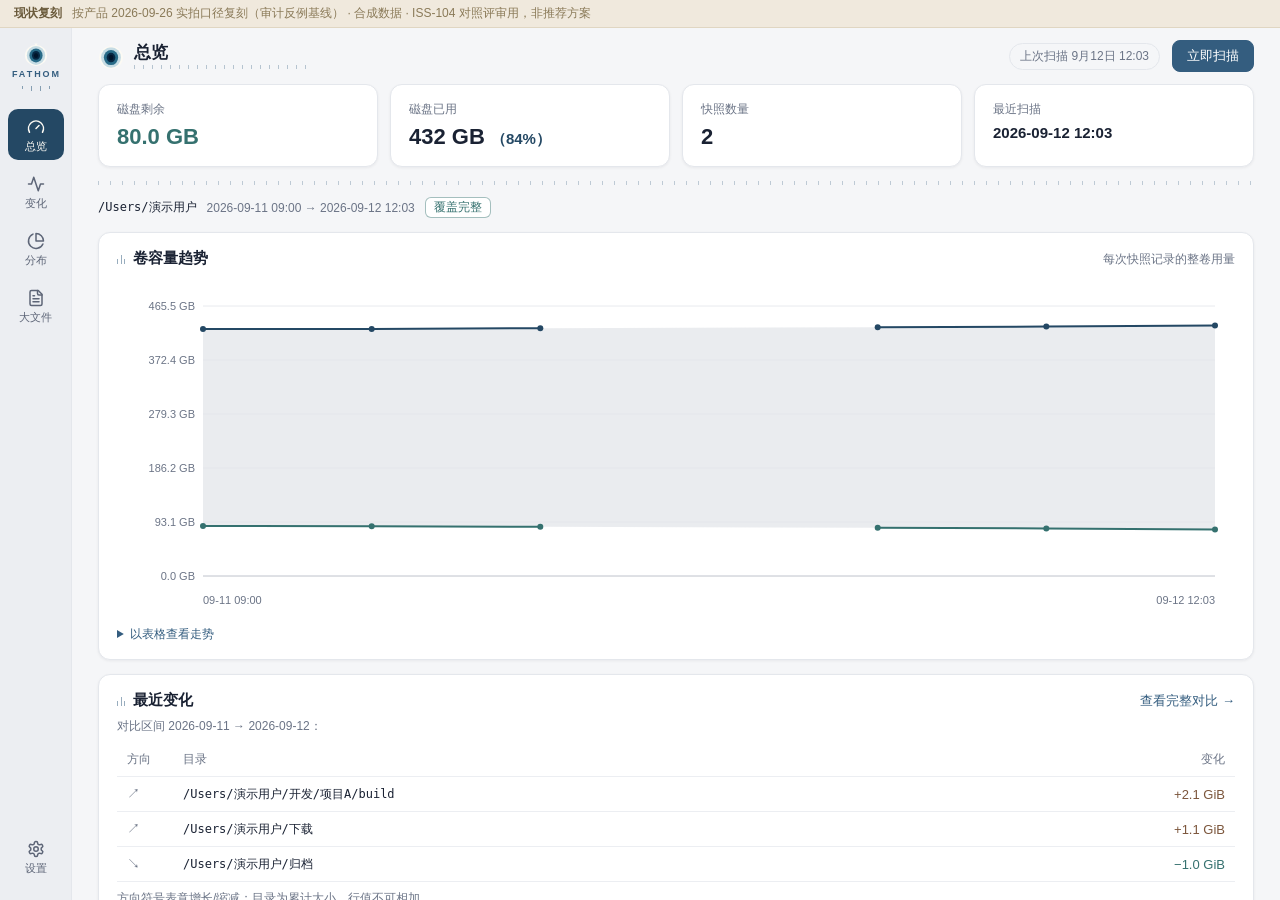
<file: prototypes/ux/sample-current.html>
<!DOCTYPE html>
<html lang="zh-CN">
<head>
<meta charset="UTF-8">
<title>ISS-104 样板 · 现状复刻</title>
<link rel="stylesheet" href="sample-current.css">
</head>
<body>
<!-- 样板标签条：评审标识（产品不含）。现状复刻 = 审计反例基线，非推荐方案 -->
<div class="sample-tag" data-role="sample-tag">
  <strong>现状复刻</strong>
  <span class="tag-note">按产品 2026-09-26 实拍口径复刻（审计反例基线） · 合成数据 · ISS-104 对照评审用，非推荐方案</span>
</div>

<div class="app-shell">

  <!-- 侧栏：复刻产品 72px 浅灰材质 + brandBasin 24px + 9px 字标 + 短刻度 -->
  <nav class="sidenav" aria-label="主导航（现状复刻）">
    <div class="sidenav-brand">
      <span class="brand-mark" data-role="brand-side" aria-hidden="true"></span>
      <span class="brand-word" aria-hidden="true">FATHOM</span>
      <span class="brand-ruler" aria-hidden="true"></span>
      <span class="visually-hidden">Fathom</span>
    </div>
    <a class="nav-item" href="#overview" data-nav="overview">
      <span class="nav-icon" data-icon="gauge"></span>总览
    </a>
    <a class="nav-item" href="#overview" data-nav="changes" aria-disabled="true">
      <span class="nav-icon" data-icon="activity"></span>变化
    </a>
    <a class="nav-item" href="#overview" data-nav="browse" aria-disabled="true">
      <span class="nav-icon" data-icon="pie"></span>分布
    </a>
    <a class="nav-item" href="#overview" data-nav="bigfiles" aria-disabled="true">
      <span class="nav-icon" data-icon="fileText"></span>大文件
    </a>
    <span class="sidenav-spacer"></span>
    <a class="nav-item" href="#settings" data-nav="settings">
      <span class="nav-icon" data-icon="settings"></span>设置
    </a>
  </nav>

  <div class="main-area">
    <!-- 顶栏：现状 = 26px brandBasin 锚点 + 17px 标题 + 180px 刻度带 + 实心扫描 -->
    <header class="topbar">
      <div class="topbar-title">
        <span class="dr-anchor" data-role="brand-anchor" aria-hidden="true"></span>
        <div class="topbar-heading">
          <h1 data-role="page-title">总览</h1>
          <span class="depth-scale" aria-hidden="true"></span>
        </div>
      </div>
      <div class="topbar-right">
        <span class="scan-badge">上次扫描 9月12日 12:03</span>
        <button type="button" class="btn btn-primary" data-role="btn-scan-top">立即扫描</button>
      </div>
    </header>

    <div class="page-container">

      <!-- ============ 总览（现状） ============ -->
      <section id="page-overview" aria-label="总览（现状复刻）">
        <div class="stat-cards">
          <div class="card"><p class="card-label">磁盘剩余</p><p class="card-value" id="card-free">--</p></div>
          <div class="card"><p class="card-label">磁盘已用</p><p class="card-value" id="card-used">--</p></div>
          <div class="card"><p class="card-label">快照数量</p><p class="card-value" id="card-snaps">--</p></div>
          <div class="card"><p class="card-label">最近扫描</p><p class="card-value small">2026-09-12 12:03</p></div>
        </div>
        <div class="decor-scale" aria-hidden="true"></div>

        <div class="quality-line">
          <span class="path-mono" data-role="root-path"></span>
          <span>2026-09-11 09:00 → 2026-09-12 12:03</span>
          <span class="quality-chip">覆盖完整</span>
        </div>

        <!-- 现状：340px 卷容量趋势先于变化结论（审计反例 #2） -->
        <section class="panel" data-role="trend-panel">
          <div class="panel-head">
            <h2>卷容量趋势</h2>
            <span class="hint">每次快照记录的整卷用量</span>
          </div>
          <div class="trend-box" data-role="trend-box"></div>
          <details class="tbl-toggle">
            <summary>以表格查看走势</summary>
            <p class="hint">等价表格在产品中由数据表渲染；本复刻省略（对照点为图与层级）。</p>
          </details>
        </section>

        <!-- 现状：最近变化在首屏之下（980×640 时 y≈759，审计实测） -->
        <section class="panel" data-role="summary-panel">
          <div class="panel-head">
            <h2>最近变化</h2>
            <a class="link-muted" href="#overview">查看完整对比 →</a>
          </div>
          <p class="hint" style="margin-bottom:8px">对比区间 <span data-role="range-label"></span>：</p>
          <table class="tbl">
            <thead><tr><th>方向</th><th>目录</th><th class="num">变化</th></tr></thead>
            <tbody data-role="summary-body"></tbody>
          </table>
          <p class="hint" style="margin-top:8px">方向符号表意增长/缩减；目录为累计大小，行值不可相加。</p>
        </section>
      </section>

      <!-- ============ 设置（现状） ============ -->
      <section id="page-settings" aria-label="设置（现状复刻）" hidden>
        <div class="settings-layout">
          <!-- 现状：分区导航白卡列，选中块与全局导航同权重（深色实底） -->
          <nav class="settings-nav" aria-label="设置分区（现状复刻）">
            <button type="button" class="settings-nav-item" aria-current="true">
              <span class="settings-nav-icon" data-icon="settings"></span>监控
            </button>
            <button type="button" class="settings-nav-item">
              <span class="settings-nav-icon" data-icon="clock"></span>计划与通知
            </button>
            <button type="button" class="settings-nav-item">
              <span class="settings-nav-icon" data-icon="search"></span>高级与诊断
            </button>
            <button type="button" class="settings-nav-item">
              <span class="settings-nav-icon" data-icon="info"></span>关于
            </button>
          </nav>

          <div class="settings-main">
            <!-- 现状：字段为空白输入（留空表示不修改），当前值集中在底部摘要行 -->
            <section class="panel">
              <div class="panel-head">
                <h2>监控设置</h2>
                <span class="config-hint">保存到运行根 settings.json：留空的字段保持不变</span>
              </div>
              <div class="config-form">
                <div class="cfg-row">
                  <label for="cur-root">监控根目录</label>
                  <input class="ctl-input" id="cur-root" type="text" placeholder="留空表示不修改">
                </div>
                <div class="cfg-row">
                  <label for="cur-kb">入库阈值（KB）</label>
                  <input class="ctl-input" id="cur-kb" type="text" placeholder="正数">
                </div>
              </div>
              <div class="settings-actions">
                <button type="button" class="btn">保存设置</button>
                <button type="button" class="btn">恢复默认值</button>
              </div>
              <p class="effective-line" data-role="effective-line"></p>
            </section>

            <section class="panel">
              <div class="panel-head">
                <h2>扫描排除列表</h2>
                <span class="config-hint">按名字（fnmatch 通配）跳过整棵子树，例如 <code>node_modules</code>、<code>*.noindex</code>；不含路径分隔符。</span>
              </div>
              <div data-role="mask-rows"></div>
              <div class="exclude-row">
                <input class="ctl-input" type="text" placeholder="新增掩码，例如 node_modules" style="flex:1;width:auto">
                <button type="button" class="btn">＋ 新增</button>
              </div>
              <p class="exclude-note">修改排除列表会形成新的数据集用于后续扫描：旧数据不会被删除，但新数据集与既有历史不可直接对比。</p>
              <label class="check-row"><input type="checkbox"> 我已知晓：保存后按新数据集扫描，历史对比可能中断</label>
              <div class="settings-actions">
                <button type="button" class="btn btn-primary">保存排除列表</button>
              </div>
            </section>
          </div>
        </div>
      </section>

    </div>
  </div>
</div>

<script src="sample-data.js"></script>
<script>
"use strict";
(function () {
  var S = SAMPLE;

  /* 图标（与 app.js ICON_PATHS 同源的关键几项） */
  var ICONS = {
    gauge: '<path d="m12 14 4-4"/><path d="M3.34 19a10 10 0 1 1 17.32 0"/>',
    activity: '<polyline points="22 12 18 12 15 21 9 3 6 12 2 12"/>',
    pie: '<path d="M21.21 15.89A10 10 0 1 1 8 2.83"/><path d="M22 12A10 10 0 0 0 12 2v10z"/>',
    fileText: '<path d="M15 2H6a2 2 0 0 0-2 2v16a2 2 0 0 0 2 2h12a2 2 0 0 0 2-2V7Z"/><path d="M14 2v4a2 2 0 0 0 2 2h4"/><path d="M10 9H8"/><path d="M16 13H8"/><path d="M16 17H8"/>',
    settings: '<circle cx="12" cy="12" r="3"/><path d="M12.22 2h-.44a2 2 0 0 0-2 2v.18a2 2 0 0 1-1 1.73l-.43.25a2 2 0 0 1-2 0l-.15-.08a2 2 0 0 0-2.73.73l-.22.38a2 2 0 0 0 .73 2.73l.15.1a2 2 0 0 1 1 1.72v.51a2 2 0 0 1-1 1.74l-.15.09a2 2 0 0 0-.73 2.73l.22.38a2 2 0 0 0 2.73.73l.15-.08a2 2 0 0 1 2 0l.43.25a2 2 0 0 1 1 1.73V20a2 2 0 0 0 2 2h.44a2 2 0 0 0 2-2v-.18a2 2 0 0 1 1-1.73l.43-.25a2 2 0 0 1 2 0l.15.08a2 2 0 0 0 2.73-.73l.22-.39a2 2 0 0 0-.73-2.73l-.15-.08a2 2 0 0 1-1-1.74v-.5a2 2 0 0 1 1-1.74l.15-.09a2 2 0 0 0 .73-2.73l-.22-.38a2 2 0 0 0-2.73-.73l-.15.08a2 2 0 0 1-2 0l-.43-.25a2 2 0 0 1-1-1.73V4a2 2 0 0 0-2-2z"/>',
    clock: '<circle cx="12" cy="12" r="10"/><polyline points="12 6 12 12 16 14"/>',
    search: '<circle cx="11" cy="11" r="8"/><path d="m21 21-4.3-4.3"/>',
    info: '<circle cx="12" cy="12" r="10"/><path d="M12 16v-4"/><path d="M12 8h.01"/>'
  };
  function iconSvg(name) {
    return '<svg xmlns="http://www.w3.org/2000/svg" viewBox="0 0 24 24" fill="none" stroke="currentColor" stroke-width="2" stroke-linecap="round" stroke-linejoin="round" aria-hidden="true">' + (ICONS[name] || "") + "</svg>";
  }
  Array.prototype.forEach.call(document.querySelectorAll("[data-icon]"), function (el) {
    el.innerHTML = iconSvg(el.dataset.icon);
  });

  /* 品牌位：侧栏 24px / 页头 26px（复刻现状重复品牌位） */
  document.querySelector('[data-role="brand-side"]').innerHTML = S.brandBasinSvg(24);
  document.querySelector('[data-role="brand-anchor"]').innerHTML = S.brandBasinSvg(26);

  /* ===== 数据填充（同 sample-data.js 合成数据） ===== */
  var usedNow = S.VOLUME.totalG - S.VOLUME.freeG;
  document.getElementById("card-free").textContent = S.fmtG(S.VOLUME.freeG);
  document.getElementById("card-used").innerHTML = S.fmtG(usedNow) + ' <span class="card-sub">（' +
    Math.round((usedNow / S.VOLUME.totalG) * 100) + "%）</span>";
  document.getElementById("card-snaps").textContent = String(S.SNAP_COUNT);
  document.querySelector('[data-role="root-path"]').textContent = S.ROOT;
  document.querySelector('[data-role="range-label"]').textContent = "2026-09-11 → 2026-09-12";
  document.querySelector('[data-role="effective-line"]').innerHTML =
    "当前生效：监控根 <code>" + S.esc(S.SETTINGS.root) + "</code> · 计划 " + S.esc(S.SETTINGS.schedule) +
    " · 入库阈值 " + S.SETTINGS.intervalKb + " KB · 低空间提醒 " + S.SETTINGS.lowSpaceGb + " GB · 排除掩码 <code>*.noindex</code>";

  /* 最近变化表（方向/目录/变化 —— 现状列式） */
  var arrow = { grow: "↗", shrink: "↘" };
  document.querySelector('[data-role="summary-body"]').innerHTML = S.TOP_ROWS.slice(0, 3).map(function (r) {
    var up = r.curr >= r.prev;
    return "<tr><td class=\"dir-cell\">" + arrow[up ? "grow" : "shrink"] + "</td>" +
      '<td class="path">' + S.esc(S.midTrunc(r.path, 60)) + "</td>" +
      '<td class="num ' + S.deltaCls(r.prev, r.curr) + '">' + S.deltaText(r.prev, r.curr) + "</td></tr>";
  }).join("");

  /* 掩码行 */
  document.querySelector('[data-role="mask-rows"]').innerHTML = S.SETTINGS.masks.map(function (m) {
    return '<div class="exclude-row"><code>' + S.esc(m) + '</code><button type="button" class="rm" aria-label="移除 ' + S.esc(m) + '">移除</button></div>';
  }).join("");

  /* ===== 340px 双线走势（复刻现状 ECharts 大图的层级语言：图例居中、5 档 y 轴、区间填灰） ===== */
  function renderTrend() {
    var box = document.querySelector('[data-role="trend-box"]');
    var W = Math.max(560, box.clientWidth || 900);
    var H = 340, L = 86, R = 20, T = 30, B = 40;
    var all = S.FREE_SERIES.concat(S.USED_SERIES).filter(function (v) { return v !== null; });
    var max = Math.ceil(Math.max.apply(null, all) / 93.1) * 93.1;
    var min = Math.floor(Math.min.apply(null, all) / 93.1) * 93.1;
    if (max - min < 90) max = min + 186.2;
    function x(i) { return L + (i * (W - L - R)) / (S.DATES.length - 1); }
    function y(v) { return T + (1 - (v - min) / (max - min)) * (H - T - B); }
    var out = '<svg viewBox="0 0 ' + W + " " + H + '" role="img" aria-label="卷容量趋势（已用/剩余，GB）；09-09 未扫描，折线留空不补零">';
    /* y 轴 6 档 + 弱网格（现状为 ECharts 默认风格） */
    for (var g = 0; g <= 5; g++) {
      var gv = min + ((max - min) * g) / 5;
      var gy = y(gv);
      out += '<line x1="' + L + '" y1="' + gy.toFixed(1) + '" x2="' + (W - R) + '" y2="' + gy.toFixed(1) + '" stroke="#e8eaee" stroke-width="1"/>';
      out += '<text x="' + (L - 8) + '" y="' + (gy + 4).toFixed(1) + '" text-anchor="end" font-size="11" fill="#6b7486">' + gv.toFixed(1) + " GB</text>";
    }
    out += '<line x1="' + L + '" y1="' + (H - B) + '" x2="' + (W - R) + '" y2="' + (H - B) + '" stroke="#c9cdd4" stroke-width="1"/>';
    /* 已用↔剩余之间浅灰填充（现状面积层） */
    var areaPts = [];
    S.DATES.forEach(function (d, i) {
      if (S.USED_SERIES[i] !== null) areaPts.push(x(i).toFixed(1) + "," + y(S.USED_SERIES[i]).toFixed(1));
    });
    for (var j = S.DATES.length - 1; j >= 0; j--) {
      if (S.FREE_SERIES[j] !== null) areaPts.push(x(j).toFixed(1) + "," + y(S.FREE_SERIES[j]).toFixed(1));
    }
    if (areaPts.length >= 4) out += '<polygon points="' + areaPts.join(" ") + '" fill="#e3e6ea" fill-opacity="0.75"/>';
    ["USED_SERIES", "FREE_SERIES"].forEach(function (key) {
      var series = S[key];
      var color = key === "USED_SERIES" ? "#244864" : "#35716f";
      var seg = [], segs = [];
      series.forEach(function (v, i) {
        if (v === null) { if (seg.length) segs.push(seg); seg = []; }
        else seg.push({ i: i, v: v });
      });
      if (seg.length) segs.push(seg);
      segs.forEach(function (sg) {
        out += '<polyline points="' + sg.map(function (p) { return x(p.i).toFixed(1) + "," + y(p.v).toFixed(1); }).join(" ") +
          '" fill="none" stroke="' + color + '" stroke-width="2" stroke-linecap="round"/>';
        sg.forEach(function (p) {
          out += '<circle cx="' + x(p.i).toFixed(1) + '" cy="' + y(p.v).toFixed(1) + '" r="3" fill="' + color + '"><title>' +
            S.esc(S.DATES[p.i] + " · " + S.fmtG(p.v)) + "</title></circle>";
        });
      });
    });
    out += '<text x="' + x(0).toFixed(1) + '" y="' + (H - 12) + '" font-size="11" fill="#6b7486">09-11 09:00</text>';
    out += '<text x="' + x(S.DATES.length - 1).toFixed(1) + '" y="' + (H - 12) + '" text-anchor="end" font-size="11" fill="#6b7486">09-12 12:03</text>';
    out += "</svg>";
    box.innerHTML = out;
  }
  renderTrend();
  window.addEventListener("resize", renderTrend);

  /* ===== hash 路由（overview / settings） ===== */
  function route() {
    var page = (location.hash || "").indexOf("settings") >= 0 ? "settings" : "overview";
    document.getElementById("page-overview").hidden = page !== "overview";
    document.getElementById("page-settings").hidden = page !== "settings";
    document.querySelector('[data-role="page-title"]').textContent = page === "settings" ? "设置" : "总览";
    Array.prototype.forEach.call(document.querySelectorAll(".nav-item"), function (a) {
      if (a.dataset.nav === page) a.setAttribute("aria-current", "page");
      else a.removeAttribute("aria-current");
    });
  }
  window.addEventListener("hashchange", route);
  route();
})();
</script>
</body>
</html>
</file>
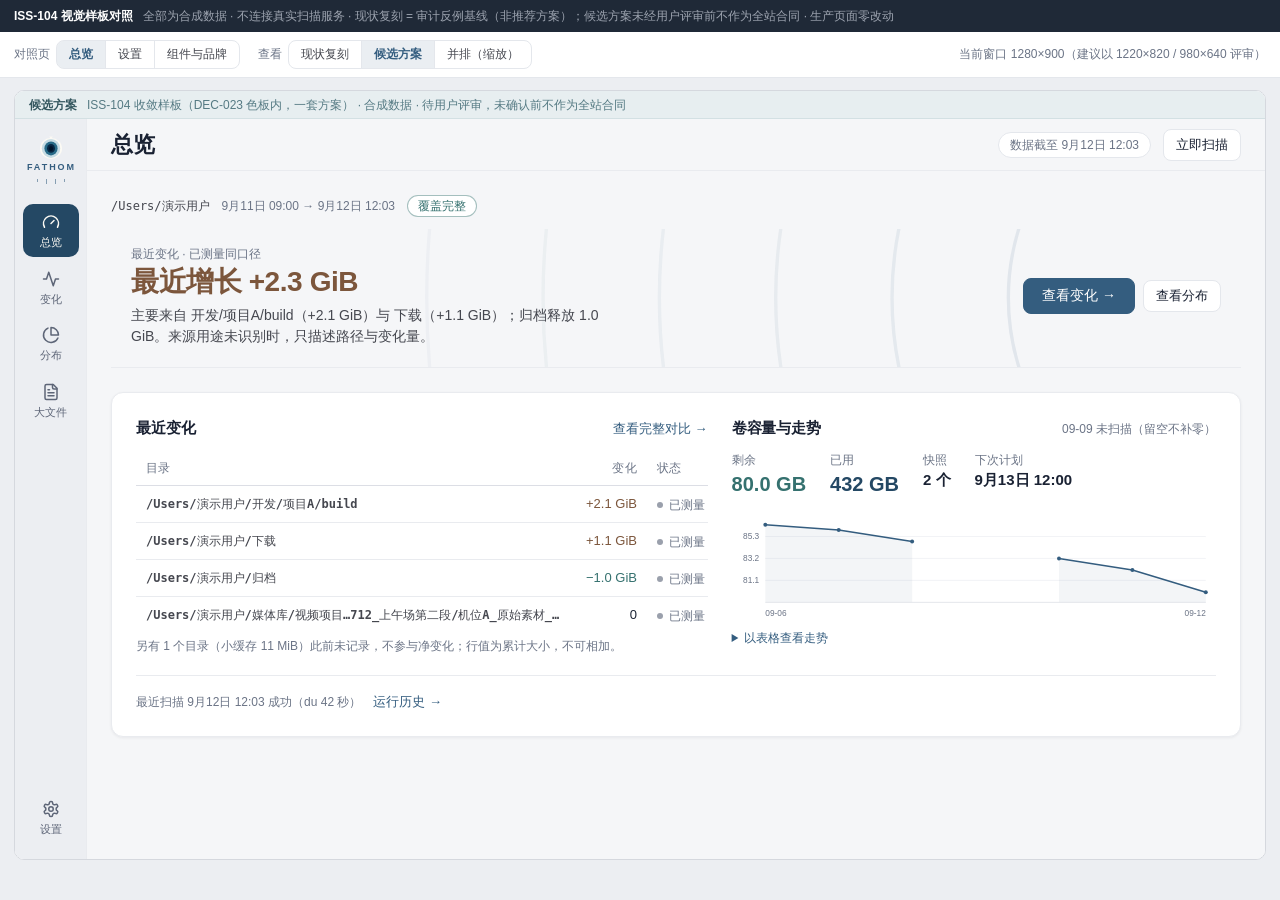
<file: prototypes/ux/samples.html>
<!DOCTYPE html>
<html lang="zh-CN">
<head>
<meta charset="UTF-8">
<title>ISS-104 · 视觉样板对照（评审壳）</title>
<style>
/* 评审壳样式：仅承载切换与并排缩放，样板本体在 sample-*.html */
* { box-sizing: border-box; }
html, body { margin: 0; padding: 0; }
body {
  font-family: -apple-system, BlinkMacSystemFont, "PingFang SC", "Helvetica Neue", sans-serif;
  background: #eceef2; color: #1a2233; font-size: 13px;
}
.declare {
  display: flex; align-items: center; gap: 10px;
  height: 32px; padding: 0 14px;
  background: #1f2937; color: #e5e7eb; font-size: 12px;
  white-space: nowrap; overflow: hidden;
}
.declare strong { color: #fff; font-weight: 600; }
.declare .note { overflow: hidden; text-overflow: ellipsis; color: #9ca3af; }
.controls {
  display: flex; align-items: center; gap: 18px; flex-wrap: wrap;
  padding: 8px 14px;
  background: #fff; border-bottom: 1px solid #e4e7ec;
}
.ctl-group { display: flex; align-items: center; gap: 6px; }
.ctl-group .lb { color: #6b7486; font-size: 12px; }
.seg { display: inline-flex; border: 1px solid #e4e7ec; border-radius: 8px; overflow: hidden; }
.seg button {
  border: none; background: none; cursor: pointer;
  padding: 5px 12px; font-size: 12px; color: #45474f;
  border-right: 1px solid #e4e7ec;
}
.seg button:last-child { border-right: none; }
.seg button[aria-pressed="true"] { background: rgba(52, 93, 127, 0.10); color: #345d7f; font-weight: 600; }
.vp-note { margin-left: auto; color: #6b7486; font-size: 12px; }
.stage { padding: 12px 14px 20px; }
.frame-wrap { border: 1px solid #d5d8de; border-radius: 10px; overflow: hidden; background: #fff; }
.frame-wrap iframe { display: block; border: none; width: 100%; height: calc(100vh - 132px); min-height: 480px; }
.pair { display: flex; gap: 12px; align-items: flex-start; }
.pane { flex: 1 1 50%; min-width: 0; }
.pane .cap {
  display: flex; justify-content: space-between; gap: 8px;
  font-size: 12px; color: #45474f; margin-bottom: 6px; font-weight: 600;
}
.pane .fitbox { border: 1px solid #d5d8de; border-radius: 10px; overflow: hidden; background: #fff; position: relative; height: 380px; }
.pane iframe {
  border: none; display: block;
  width: 1220px; height: 760px;
  transform-origin: 0 0;
  position: absolute; left: 0; top: 0;
}
.pair-note { color: #6b7486; font-size: 12px; margin: 8px 2px 0; }
@media (max-width: 1080px) { .pair { flex-direction: column; } }
</style>
</head>
<body>
<div class="declare" data-role="declare">
  <strong>ISS-104 视觉样板对照</strong>
  <span class="note">全部为合成数据 · 不连接真实扫描服务 · 现状复刻 = 审计反例基线（非推荐方案）；候选方案未经用户评审前不作为全站合同 · 生产页面零改动</span>
</div>

<div class="controls">
  <div class="ctl-group">
    <span class="lb">对照页</span>
    <div class="seg" role="group" aria-label="对照页">
      <button type="button" data-page="overview" aria-pressed="true">总览</button>
      <button type="button" data-page="settings" aria-pressed="false">设置</button>
      <button type="button" data-page="brand" aria-pressed="false">组件与品牌</button>
    </div>
  </div>
  <div class="ctl-group" data-role="mode-group">
    <span class="lb">查看</span>
    <div class="seg" role="group" aria-label="查看模式">
      <button type="button" data-mode="current" aria-pressed="false">现状复刻</button>
      <button type="button" data-mode="candidate" aria-pressed="true">候选方案</button>
      <button type="button" data-mode="pair" aria-pressed="false">并排（缩放）</button>
    </div>
  </div>
  <span class="vp-note" data-role="vp-note"></span>
</div>

<div class="stage">
  <!-- 单页模式 -->
  <div class="frame-wrap" data-role="single-wrap" hidden>
    <iframe data-role="single-frame" title="样板单页视图"></iframe>
  </div>
  <!-- 并排模式：两侧固定 1220px 内宽，等比缩放（宽度布局语义不失真） -->
  <div data-role="pair-wrap" hidden>
    <div class="pair">
      <div class="pane">
        <div class="cap"><span>现状复刻（审计反例基线）</span><span>内宽 1220px · 缩放显示</span></div>
        <div class="fitbox"><iframe data-role="pair-current" title="现状复刻缩略"></iframe></div>
      </div>
      <div class="pane">
        <div class="cap"><span>候选方案（待评审）</span><span>内宽 1220px · 缩放显示</span></div>
        <div class="fitbox"><iframe data-role="pair-candidate" title="候选方案缩略"></iframe></div>
      </div>
    </div>
    <p class="pair-note">并排为等比缩略（实际尺寸对照请切单页模式）；两侧同一合成数据、同一 1220px 布局。</p>
  </div>
</div>

<script>
"use strict";
(function () {
  var state = { page: "overview", mode: "candidate" };
  var SINGLE = {
    current: { overview: "sample-current.html#overview", settings: "sample-current.html#settings" },
    candidate: { overview: "sample-candidate.html#overview", settings: "sample-candidate.html#settings" }
  };

  var singleWrap = document.querySelector('[data-role="single-wrap"]');
  var singleFrame = document.querySelector('[data-role="single-frame"]');
  var pairWrap = document.querySelector('[data-role="pair-wrap"]');
  var pairCur = document.querySelector('[data-role="pair-current"]');
  var pairCand = document.querySelector('[data-role="pair-candidate"]');
  var modeGroup = document.querySelector('[data-role="mode-group"]');
  var vpNote = document.querySelector('[data-role="vp-note"]');

  function vpLabel() {
    var w = window.innerWidth, h = window.innerHeight;
    if (Math.abs(w - 1220) <= 2 && Math.abs(h - 820) <= 2) return "当前窗口 ≈ 1220×820（合同实测视口）";
    if (Math.abs(w - 980) <= 2 && Math.abs(h - 640) <= 2) return "当前窗口 ≈ 980×640（最小窗口）";
    return "当前窗口 " + w + "×" + h + "（建议以 1220×820 / 980×640 评审）";
  }
  function refreshVp() { vpNote.textContent = vpLabel(); }

  function fitPair() {
    [pairCur, pairCand].forEach(function (f) {
      var box = f.parentElement;
      var k = box.clientWidth / 1220;
      f.style.transform = "scale(" + k + ")";
      box.style.height = Math.round(760 * k) + "px";
    });
  }

  function render() {
    Array.prototype.forEach.call(document.querySelectorAll("[data-page]"), function (b) {
      b.setAttribute("aria-pressed", String(b.dataset.page === state.page));
    });
    Array.prototype.forEach.call(document.querySelectorAll("[data-mode]"), function (b) {
      b.setAttribute("aria-pressed", String(b.dataset.mode === state.mode));
    });
    modeGroup.hidden = state.page === "brand";
    if (state.page === "brand") {
      singleWrap.hidden = false;
      pairWrap.hidden = true;
      singleFrame.src = "sample-brand.html";
    } else if (state.mode === "pair") {
      singleWrap.hidden = true;
      pairWrap.hidden = false;
      var srcCur = SINGLE.current[state.page], srcCand = SINGLE.candidate[state.page];
      if (pairCur.getAttribute("src") !== srcCur) pairCur.src = srcCur;
      if (pairCand.getAttribute("src") !== srcCand) pairCand.src = srcCand;
      fitPair();
    } else {
      singleWrap.hidden = false;
      pairWrap.hidden = true;
      var src = SINGLE[state.mode][state.page];
      if (singleFrame.getAttribute("src") !== src) singleFrame.src = src;
    }
  }

  Array.prototype.forEach.call(document.querySelectorAll("[data-page]"), function (b) {
    b.addEventListener("click", function () { state.page = b.dataset.page; render(); });
  });
  Array.prototype.forEach.call(document.querySelectorAll("[data-mode]"), function (b) {
    b.addEventListener("click", function () { state.mode = b.dataset.mode; render(); });
  });
  window.addEventListener("resize", function () { refreshVp(); fitPair(); });
  refreshVp();
  render();
})();
</script>
</body>
</html>
</file>
<file: prototypes/ux/style.css>
/* Fathom UX 原型样式（ISS-026 · 第二轮：原生 Mac 视觉方向）
 * 合成数据原型，独立于 frontend/，无构建链、无外部字体/图标。
 * 视觉合同见 docs/DESIGN.md「原型第二轮」：系统字体与稳定数字排版、
 * 侧栏与工作区的轻微材质差异、克制选中态、工具栏式顶栏对齐、
 * 表格为工作主体（统一行高/对齐/hover-focus-选中）、精简网格与坐标的走势图、
 * 分隔线与留白替代重复卡片外框；浅色桌面工具应用，无装饰渐变。
 *
 * 第三轮（视觉签名，合同见 docs/DESIGN.md「原型第三轮」）：在第二轮令牌上
 * 增加低饱和「海沟蓝—矿物青」品牌色，仅用于主动作/当前选择/深度环；
 * 等深线与短深度刻度只出现在侧栏品牌区、总览主结论背景与选中态的少量
 * 位置；品牌动效 160–240ms 且完整支持 prefers-reduced-motion；
 * 语义色（成功/警告/错误/增减）不与品牌色混用。
 *
 * 断点：导航 ≥1200px 展开文字；目录详情 ≥1440px 为右侧栏（表格保有完整
 * 关键列宽度），<1440px（含 1220）为不透明全宽覆盖层。
 */

:root {
  /* 基础令牌（沿用 DESIGN 视觉系统合同的取值，浅色基调保持兼容） */
  --bg: #f5f6f8;             /* 窗口底色 */
  --card: #ffffff;           /* 内容面板 */
  --sidebar: #eceef2;        /* 侧栏材质：与工作区保持轻微背景差异 */
  --border: #e4e7ec;         /* 控件描边 */
  --hairline: #e9ebef;       /* 分组分隔线（弱于控件描边） */
  --text: #1a2233;
  --text-2: #45474f;
  --muted: #6b7486;
  /* 品牌强调（第三轮，低饱和）：海沟蓝承担主动作/当前选择/深度环主体，
   * 矿物青只作探针与刻度点缀；不进入语义色 */
  --trench: #345d7f;
  --trench-weak: #e8edf2;
  --mineral: #3e7e7c;
  --primary: #345d7f;
  --primary-weak: #e8edf2;
  --danger: #d64545;
  --ok: #2e9e5b;
  /* 原型补充语义色：警告（部分覆盖）、焦点、选中 */
  --warn-text: #8a5d00;
  --warn-bg: #fdf6e3;
  --warn-border: #ecd9a0;
  --focus: #345d7f;
  --sel: #e8edf2;
  /* 正负变化：色相弱化、配合符号与字重，避免整列“报警感” */
  --grow: #b8433c;
  --shrink: #217a45;
  --shadow: 0 1px 2px rgba(16, 24, 40, 0.05);
  --shadow-pop: 0 12px 32px rgba(16, 24, 40, 0.14);

  /* 间距尺度 4/8/12/16/20/24/32 */
  --sp1: 4px; --sp2: 8px; --sp3: 12px; --sp4: 16px; --sp5: 20px; --sp6: 24px; --sp8: 32px;

  --radius: 10px;
  --radius-sm: 7px;

  --font-mono: ui-monospace, "SF Mono", Menlo, monospace;

  /* 结构尺寸 */
  --proto-banner-h: 32px;
  --topbar-h: 52px;
  --sidenav-w: 76px;      /* 980–1199 紧凑模式 */
  --detail-w: 408px;      /* ≥1440 右侧详情栏 */
}

@media (min-width: 1200px) {
  :root { --sidenav-w: 188px; }
}

* { box-sizing: border-box; }

html, body { margin: 0; padding: 0; }

body {
  background: var(--bg);
  color: var(--text);
  font-family: -apple-system, BlinkMacSystemFont, "SF Pro Text", "PingFang SC", "Helvetica Neue", sans-serif;
  font-size: 14px;
  line-height: 1.5;
  -webkit-font-smoothing: antialiased;
  text-rendering: optimizeLegibility;
}

/* 全局焦点可见：颜色之外加形状，键盘可达的每个控件都有焦点环 */
:focus-visible {
  outline: 2px solid var(--focus);
  outline-offset: 2px;
}

.visually-hidden {
  position: absolute; width: 1px; height: 1px; margin: -1px;
  overflow: hidden; clip: rect(0 0 0 0); white-space: nowrap;
}

.noscript-note { margin: var(--sp6); color: var(--danger); }

/* ===== 原型演示横幅（产品不含；辅助层级：浅色细条，不与内容争夺注意力） ===== */

.proto-banner {
  height: var(--proto-banner-h);
  display: flex;
  align-items: center;
  gap: var(--sp3);
  padding: 0 var(--sp4);
  background: #e9eaee;
  border-bottom: 1px solid var(--hairline);
  color: var(--muted);
  font-size: 12px;
}
.proto-tag {
  flex: none;
  border: 1px solid #cfd2da;
  color: var(--text-2);
  font-weight: 600;
  padding: 0 7px;
  border-radius: 999px;
  letter-spacing: 0.02em;
  line-height: 16px;
  background: rgba(255, 255, 255, 0.6);
}
.proto-note { white-space: nowrap; }
.proto-scene {
  margin-left: auto;
  display: flex; align-items: center; gap: var(--sp2);
  color: var(--text-2);
}
.proto-scene select {
  background: #fdfdfe;
  color: var(--text-2);
  border: 1px solid var(--border);
  border-radius: 6px;
  padding: 1px 6px;
  font-size: 12px;
  height: 20px;
}
.proto-note-tail { color: var(--muted); }
@media (max-width: 1080px) { .proto-note-tail { display: none; } }
@media (max-width: 940px)  { .proto-note { display: none; } }

/* ===== 应用壳 ===== */

.app-shell { display: flex; min-height: calc(100vh - var(--proto-banner-h)); }

/* 侧栏：与白色工作区保持轻微材质差异；选中态清晰但克制 */
.sidenav {
  flex: none;
  width: var(--sidenav-w);
  background: var(--sidebar);
  border-right: 1px solid var(--hairline);
  display: flex;
  flex-direction: column;
  align-items: center;
  gap: 2px;
  padding: var(--sp3) var(--sp2) var(--sp3);
  position: sticky;
  top: var(--proto-banner-h);
  height: calc(100vh - var(--proto-banner-h));
}
.brand {
  display: flex; align-items: center; gap: var(--sp2);
  color: var(--text); font-weight: 600; font-size: 13px;
  letter-spacing: 0.01em;
  padding: var(--sp1) var(--sp2) var(--sp4);
}
/* 字标深度环：开放圆环（海沟蓝）+ 中心探针与刻度缺口（矿物青）。
 * 与 frontend/icons.js 同一线条 SVG 语言（24 viewBox、stroke 2、圆端点） */
.brand-mark {
  display: inline-flex; align-items: center; justify-content: center;
  flex: none;
  width: 20px; height: 20px;
  color: var(--trench);
}
.brand-mark .dr-probe, .brand-mark .dr-tick { stroke: var(--mineral); }
.brand-name { display: none; }
.nav-spacer { flex: 1; }
.nav-foot { color: var(--muted); font-size: 11px; padding-top: var(--sp2); white-space: nowrap; }

.nav-item {
  position: relative;
  width: 100%;
  display: flex; flex-direction: column; align-items: center; gap: 2px;
  padding: var(--sp2) 0;
  border-radius: var(--radius-sm);
  color: var(--text-2);
  text-decoration: none;
  font-size: 11px;
  transition: background 0.1s ease-out;
}
/* 当前页短深度刻度：矿物青，选中时从 0 生长到 16px（品牌动效 200ms） */
.nav-item::before {
  content: "";
  position: absolute;
  left: 5px; top: 50%;
  transform: translateY(-50%);
  width: 3px; height: 0;
  border-radius: 2px;
  background: var(--mineral);
  transition: height 0.2s ease-out;
}
.nav-item[aria-current="page"]::before { height: 16px; }
.nav-item .icon { color: var(--muted); }
.nav-item:hover { background: rgba(16, 24, 40, 0.05); color: var(--text); }
.nav-item:hover .icon { color: var(--text-2); }
.nav-item[aria-current="page"] {
  background: rgba(52, 93, 127, 0.10);
  color: var(--primary);
  font-weight: 600;
}
.nav-item[aria-current="page"] .icon { color: var(--primary); }

@media (min-width: 1200px) {
  .sidenav { align-items: stretch; padding: var(--sp3) var(--sp2); }
  .brand { padding: var(--sp1) var(--sp2) var(--sp4); }
  .brand-name { display: inline; }
  .nav-item {
    flex-direction: row; gap: var(--sp3);
    padding: 7px var(--sp3);
    font-size: 13px;
  }
}

/* ===== 主区与顶栏（桌面工具栏式对齐） ===== */

.main-area { flex: 1; min-width: 0; display: flex; flex-direction: column; }

.topbar {
  height: var(--topbar-h);
  flex: none;
  display: flex; align-items: center; justify-content: space-between;
  gap: var(--sp3);
  padding: 0 var(--sp6);
  background: rgba(255, 255, 255, 0.86);
  -webkit-backdrop-filter: blur(14px) saturate(1.6);
  backdrop-filter: blur(14px) saturate(1.6);
  border-bottom: 1px solid var(--hairline);
  position: sticky;
  top: var(--proto-banner-h);
  z-index: 20;
}
.topbar h1 { margin: 0; font-size: 22px; font-weight: 640; letter-spacing: -0.015em; }
.topbar-right { display: flex; align-items: center; gap: var(--sp3); min-width: 0; }

.status-chip {
  display: inline-flex; align-items: center; gap: 6px;
  font-size: 12px; color: var(--text-2);
  background: var(--card); border: 1px solid var(--border);
  padding: 3px 11px; border-radius: 999px;
  white-space: nowrap; overflow: hidden; text-overflow: ellipsis;
  max-width: 46vw;
}
.status-chip[data-scan-state="running"] { color: var(--primary); border-color: rgba(52, 93, 127, 0.4); }
.status-chip[data-scan-state="failed"]  { color: var(--danger);  border-color: rgba(214, 69, 69, 0.4); }
.status-chip[data-scan-state="offline"] { color: var(--danger);  border-color: rgba(214, 69, 69, 0.4); }
.status-chip[data-scan-state="partial"] { color: var(--warn-text); border-color: var(--warn-border); background: var(--warn-bg); }
/* 指示器/文字分离：扫描中每 250ms 只更新文字，指示节点不被重建（旋转不重置） */
.chip-indicator { display: inline-flex; align-items: center; flex: none; }
.chip-dot {
  width: 7px; height: 7px; border-radius: 50%;
  background: var(--muted); flex: none;
}
.status-chip[data-scan-state="failed"] .chip-dot,
.status-chip[data-scan-state="offline"] .chip-dot { background: var(--danger); }
.status-chip[data-scan-state="partial"] .chip-dot { background: var(--warn-text); }
/* 扫描中：状态点让位给旋转深度环（功能性加载指示 0.9s；状态语义由文字承载） */
.chip-ring {
  display: inline-flex; align-items: center; justify-content: center;
  width: 12px; height: 12px; flex: none;
  color: var(--trench);
  animation: ring-spin 0.9s linear infinite;
}
.chip-ring .dr-probe, .chip-ring .dr-tick { stroke: var(--mineral); }
.chip-text {
  min-width: 0;
  overflow: hidden; text-overflow: ellipsis;
}
@keyframes ring-spin { to { transform: rotate(360deg); } }

/* ===== 工作台：白色内容面板 + 目录详情 ===== */

.workbench {
  flex: 1;
  display: grid;
  grid-template-columns: minmax(0, 1fr);
  align-items: start;
  padding: var(--sp5);
  gap: var(--sp5);
}
/* 每页为一块白色面板；分组靠标题层级、分隔线与留白，不再逐块套卡片 */
.page-stack {
  min-width: 0;
  background: var(--card);
  border: 1px solid var(--hairline);
  border-radius: var(--radius);
  box-shadow: var(--shadow);
  padding: var(--sp5) var(--sp6);
}
.page[hidden] { display: none; }

@media (min-width: 1440px) {
  body[data-detail="open"] .workbench {
    grid-template-columns: minmax(0, 1fr) var(--detail-w);
  }
}

/* ===== 总览：质量行 / 结论区 ===== */

.quality-line {
  display: flex; align-items: center; flex-wrap: wrap;
  gap: var(--sp2) var(--sp3);
  color: var(--muted);
  font-size: 12px;
  margin-bottom: var(--sp4);
}
.quality-line .path-mono { color: var(--text-2); font-family: var(--font-mono); font-size: 12px; }
.quality-chip {
  display: inline-flex; align-items: center; gap: 4px;
  border: 1px solid var(--hairline); border-radius: 999px;
  padding: 0 10px; background: var(--bg);
  line-height: 20px;
}
.quality-chip.ok { color: var(--shrink); }
.quality-chip.warn {
  color: var(--warn-text); border-color: var(--warn-border); background: var(--warn-bg);
}

/* 结论区：先回答“发生了什么”。层级靠字号/颜色，不用粗描边与色块竞争 */
.conclusion {
  padding-bottom: var(--sp5);
  margin-bottom: var(--sp5);
  border-bottom: 1px solid var(--hairline);
  display: flex; flex-wrap: wrap; align-items: center; gap: var(--sp4) var(--sp6);
}
.conclusion[hidden] { display: none; }
.conclusion.error {
  background: rgba(214, 69, 69, 0.045);
  border-radius: var(--radius-sm);
  padding: var(--sp4) var(--sp4) var(--sp5);
  border-bottom-color: rgba(214, 69, 69, 0.14);
}
.conclusion-headline {
  margin: 0; font-size: 28px; font-weight: 680; letter-spacing: -0.015em;
  font-variant-numeric: tabular-nums;
  line-height: 1.2;
}
.conclusion-kicker { margin: 0 0 2px; color: var(--muted); font-size: 12px; }
.conclusion-sub { margin: 6px 0 0; color: var(--text-2); font-size: 14px; max-width: 62ch; }
.conclusion-main { min-width: 240px; flex: 1; }
.conclusion-actions { display: flex; gap: var(--sp2); flex-wrap: wrap; align-items: center; }
.conclusion .headline-danger { color: var(--grow); }
.conclusion .headline-ok { color: var(--shrink); }
/* 主结论背景等深线：低对比同心圆自右缘发出、向内渐弱；绝对定位不参与布局、
 * pointer-events 关闭、文字层级在其上；显现 200ms（reduced-motion 下关闭）。
 * 仅非错误结论使用（错误态保持语义色纯净，见 app.js） */
.conclusion { position: relative; }
.conclusion > .conclusion-main,
.conclusion > .conclusion-actions { position: relative; z-index: 1; }
.brand-contour {
  position: absolute; inset: 0;
  overflow: hidden;
  pointer-events: none;
  animation: contour-in 0.2s ease-out;
}
.brand-contour svg { width: 100%; height: 100%; display: block; }
@keyframes contour-in { from { opacity: 0; } }

.ov-rest { min-width: 0; }
.ov-rest[hidden] { display: none; }
/* 总览下半部：≥1200 双栏构图（变化表为主，走势为辅），最近扫描为收尾行 */
@media (min-width: 1200px) {
  .ov-rest { display: grid; grid-template-columns: minmax(0, 1.18fr) minmax(0, 1fr); gap: var(--sp4) var(--sp8); }
  .ov-rest > .panel:nth-child(3) {
    grid-column: 1 / -1;
    border-top: 1px solid var(--hairline);
    padding-top: var(--sp4);
  }
}

/* ===== 面板与区块：无外框，靠标题与分隔线分组 ===== */

.panel {
  min-width: 0;
  margin: 0;
  padding: 0;
  background: none;
  border: none;
  box-shadow: none;
}
/* 纵向堆叠的区块之间加分隔线 */
.page > .panel + .panel,
.page > .secondary-entry + .panel {
  border-top: 1px solid var(--hairline);
  padding-top: var(--sp5);
  margin-top: var(--sp5);
}
.page > .secondary-entry {
  border-top: 1px solid var(--hairline);
  padding-top: var(--sp5);
  margin-top: var(--sp5);
}
.panel-head {
  display: flex; align-items: baseline; justify-content: space-between;
  flex-wrap: wrap; gap: var(--sp2) var(--sp3);
  margin-bottom: var(--sp3);
}
.panel-head h2 { margin: 0; font-size: 15px; font-weight: 600; letter-spacing: -0.005em; }
.hint { color: var(--muted); font-size: 12px; margin: 0; }
.hint-line {
  color: var(--muted); font-size: 12px;
  margin: var(--sp1) 0 var(--sp3);
}
.link-muted { color: var(--primary); text-decoration: none; font-size: 13px; white-space: nowrap; }
.link-muted:hover { text-decoration: underline; }

.secondary-entry {
  display: flex; align-items: center; gap: var(--sp3);
}

/* ===== 控件（工具栏规格：统一高度与分组） ===== */

.btn {
  height: 32px;
  border: 1px solid var(--border);
  background: var(--card);
  color: var(--text);
  padding: 0 12px;
  border-radius: 6px;
  cursor: pointer;
  font-size: 13px;
  display: inline-flex; align-items: center; gap: 6px;
  transition: background 0.1s ease-out, border-color 0.1s ease-out;
}
.btn:hover { background: #f5f6f9; border-color: #c4c8d1; }
.btn:active { background: #edeef3; }
.btn-primary {
  background: var(--primary); border-color: var(--primary); color: #fff;
  font-weight: 590;
}
.btn-primary:hover { background: #3e6a8f; border-color: #3e6a8f; }
.btn-primary:active { background: #2c506e; }
.btn-danger { border-color: var(--border); color: var(--danger); }
.btn-danger:hover { background: var(--danger); border-color: var(--danger); color: #fff; }
.btn-ghost { border-color: transparent; background: none; color: var(--text-2); }
.btn-ghost:hover { color: var(--text); background: rgba(16, 24, 40, 0.05); border-color: transparent; }
.btn:disabled { opacity: 0.45; cursor: not-allowed; }
.btn:disabled:hover { border-color: var(--border); color: var(--text); background: var(--card); }
.btn-primary:disabled:hover { color: #fff; border-color: var(--primary); background: var(--primary); }
/* 主要操作（主结论 CTA、向导推进）按合同放大一档 */
.conclusion-actions .btn-primary,
.onboard-actions .btn-primary {
  height: 36px;
  padding: 0 18px;
  font-size: 14px;
}

.controls { display: flex; align-items: center; flex-wrap: wrap; gap: var(--sp2) var(--sp3); font-size: 13px; color: var(--muted); }
.ctl { display: inline-flex; align-items: center; gap: var(--sp1); }
.ctl-sep { color: var(--muted); }
.ctl select, .ctl-input {
  border: 1px solid var(--border); border-radius: 6px;
  padding: 3px 8px; font-size: 13px;
  height: 32px;
  background: var(--card); color: var(--text);
  font-family: inherit;
}
.ctl-input-narrow { width: 64px; text-align: right; font-variant-numeric: tabular-nums; }

/* ===== 表格（工作主体：统一行高/列对齐/状态） ===== */

.tbl-wrap { overflow-x: auto; min-width: 0; }
.tbl { width: 100%; border-collapse: collapse; font-size: 13px; }
.tbl th, .tbl td {
  text-align: left;
  padding: 7px 9px;
  border-bottom: 1px solid var(--hairline);
  vertical-align: middle;
}
.tbl th {
  color: var(--muted); font-weight: 500; white-space: nowrap;
  font-size: 12px;
  letter-spacing: 0.02em;
  padding-top: 6px;
  padding-bottom: 7px;
  border-bottom: 1px solid #dcdee5;
}
.tbl .num, .tbl td.num { text-align: right; white-space: nowrap; font-variant-numeric: tabular-nums; }
.tbl tbody tr:last-child td { border-bottom: none; }

/* 行可聚焦：键盘上下移动，Enter 打开详情；悬停/焦点/选中三态一致。
 * 选中为品牌弱底 + 200ms 背景过渡（深度感），表内不出现任何品牌图形元素 */
tr.krow { cursor: pointer; transition: background-color 0.2s ease-out; }
tr.krow:hover { background: #f6f7fa; }
tr.krow:focus { outline: none; box-shadow: inset 0 0 0 2px var(--focus); background: #f6f7fa; }
tr.krow.selected { background: var(--sel); }
.cell-path {
  display: block;
  font-family: var(--font-mono);
  font-size: 12px;
  color: var(--text-2);
  /* 像素上限放在单元格内层块上：表格 auto 布局在有剩余宽度时会把列拉宽、
   * 绕过 td 的 max-width；内层块保证“之前/现在/变化/状态”关键列可见、
   * 长路径只截断中间 */
  max-width: 420px;
  overflow: hidden;
  text-overflow: ellipsis;
  white-space: nowrap;
}
.cell-muted { color: var(--muted); }
.cell-name { font-weight: 550; }

/* 行操作：hover 或键盘 focus 时可见（不是仅 hover） */
.row-actions { display: flex; gap: var(--sp1); justify-content: flex-end; opacity: 0; transition: opacity 0.12s; }
tr:hover .row-actions, tr:focus-within .row-actions { opacity: 1; }
.btn-mini {
  width: 28px; height: 24px;
  border: 1px solid var(--border); border-radius: 6px;
  background: var(--card); color: var(--muted);
  cursor: pointer;
  display: inline-flex; align-items: center; justify-content: center;
}
.btn-mini:hover { border-color: var(--primary); color: var(--primary); }

.th-sort {
  border: none; background: none; padding: 0;
  font: inherit; color: inherit; cursor: pointer;
  letter-spacing: inherit;
}
.th-sort:hover { color: var(--primary); }
/* aria-sort 由 app.js 设置在 th 上（不是 button），箭头据此显示 */
th[aria-sort] .th-sort::after { content: " ↓"; color: var(--primary); }
th[aria-sort="ascending"] .th-sort::after { content: " ↑"; }

/* 正负变化：符号+字重为主、色相为辅；基线数字保持中性 */
.delta-grow { color: var(--grow); white-space: nowrap; }
.delta-shrink { color: var(--shrink); white-space: nowrap; }
.delta-zero { color: var(--text); white-space: nowrap; }
.delta-none { color: var(--muted); white-space: nowrap; }

/* 状态列：小圆点 + 文字，颜色不是唯一信息 */
.st { display: inline-flex; align-items: center; gap: 6px; font-size: 12px; white-space: nowrap; }
.st-dot { width: 6px; height: 6px; border-radius: 50%; background: var(--muted); flex: none; }
.st-measured { color: var(--muted); }
.st-measured .st-dot { background: #9aa0ac; }
.st-unrecorded { color: var(--warn-text); }
.st-unrecorded .st-dot { background: #c99a2e; }
.st-restricted { color: var(--danger); }
.st-restricted .st-dot { background: var(--danger); }
.st-ok { color: var(--shrink); }
.st-ok .st-dot { background: var(--ok); }
.st-fail { color: var(--danger); }
.st-fail .st-dot { background: var(--danger); }

/* 净变化行 */
.net-line {
  display: flex; flex-wrap: wrap; align-items: baseline; gap: var(--sp2) var(--sp4);
  padding: var(--sp2) var(--sp4);
  background: #f6f7fa;
  border-radius: var(--radius-sm);
  margin-bottom: var(--sp3);
  font-size: 13px;
}
.net-line strong { font-size: 14px; font-weight: 640; font-variant-numeric: tabular-nums; }
.net-line .num { font-variant-numeric: tabular-nums; }

/* ===== 面包屑 ===== */

.crumbs {
  display: flex; align-items: center; flex-wrap: wrap;
  gap: 2px; margin: 0 0 var(--sp3);
  font-family: var(--font-mono);
  font-size: 12.5px;
}
.crumb {
  border: none; background: none; cursor: pointer;
  color: var(--primary); font: inherit;
  padding: 3px 7px; border-radius: 6px;
  max-width: 260px; overflow: hidden; text-overflow: ellipsis; white-space: nowrap;
}
.crumb:hover { background: #f0f2f6; }
.crumb.current { color: var(--text); font-weight: 600; cursor: default; }
.crumb.current:hover { background: none; }
.crumb-sep { color: var(--muted); }

/* ===== 分布占比条（表格为等价数据源，颜色不是唯一信息） ===== */

.share { margin: 0 0 var(--sp3); }
.share-bar {
  display: flex; width: 100%; height: 10px;
  border-radius: 5px; overflow: hidden;
}
.share-seg { height: 100%; }
.share-legend {
  display: flex; flex-wrap: wrap; gap: var(--sp1) var(--sp4);
  margin-top: var(--sp2);
  font-size: 12px; color: var(--muted);
}
.share-legend .swatch {
  display: inline-block; width: 9px; height: 9px;
  border-radius: 2.5px; margin-right: 5px;
  vertical-align: -1px;
}

/* ===== 走势图（线条 SVG：精简网格 + 明确坐标）与表格切换 ===== */

.spark { width: 100%; height: auto; display: block; }
.spark text { font-size: 11px; fill: var(--muted); }
.detail .spark text { font-size: 12.5px; }
.detail .spark { max-width: 560px; }
.spark .spark-grid { stroke: #eef0f4; stroke-width: 1; }
.spark .spark-axis { stroke: #dcdee5; stroke-width: 1; }
.spark .spark-area { fill: var(--primary); fill-opacity: 0.06; }
.spark .spark-line { fill: none; stroke: var(--primary); stroke-width: 2; stroke-linecap: round; stroke-linejoin: round; }
.spark .spark-dot { fill: var(--primary); }
.tbl-toggle { margin-top: var(--sp2); font-size: 12px; color: var(--muted); }
.tbl-toggle summary { cursor: pointer; color: var(--primary); }
.tbl-toggle[open] summary { margin-bottom: var(--sp2); }
.tbl-mini { font-size: 12px; }

/* ===== 目录详情（标题区 / 事实区 / 趋势区 / 次要操作区） ===== */

.detail {
  background: var(--card);
  border: 1px solid var(--hairline);
  border-radius: var(--radius);
  box-shadow: var(--shadow);
  padding: var(--sp5) var(--sp5) var(--sp6);
  min-width: 0;
}
@media (min-width: 1440px) {
  .detail {
    position: sticky;
    top: calc(var(--proto-banner-h) + var(--topbar-h) + var(--sp5));
    max-height: calc(100vh - var(--proto-banner-h) - var(--topbar-h) - var(--sp6));
    overflow: auto;
  }
}
/* <1440px（含 1220）：详情为不透明全宽覆盖层，表格保有完整关键列宽度。
 * 不加入场动画：覆盖层必须完全不透明、边缘与滚动行为稳定。 */
@media (max-width: 1439px) {
  .detail {
    position: fixed;
    left: var(--sidenav-w);
    right: 0;
    top: calc(var(--proto-banner-h) + var(--topbar-h));
    bottom: 0;
    z-index: 40;
    border-radius: 0;
    border-left: 1px solid var(--hairline);
    border-top: none; border-right: none; border-bottom: none;
    box-shadow: var(--shadow-pop);
    overflow: auto;
  }
}

.detail-head {
  display: flex; align-items: flex-start; justify-content: space-between;
  gap: var(--sp2);
  margin-bottom: var(--sp1);
}
.detail-title { margin: 0; font-size: 16px; font-weight: 600; letter-spacing: -0.01em; word-break: break-all; }
/* 当前目录定位：详情标题前的静态深度环（装饰，aria-hidden） */
.detail-locator {
  display: inline-flex; align-items: center; justify-content: center;
  width: 16px; height: 16px;
  margin-right: 6px;
  vertical-align: -2px;
  color: var(--trench);
}
.detail-locator .dr-probe, .detail-locator .dr-tick { stroke: var(--mineral); }
.detail-path {
  display: flex; align-items: center; gap: var(--sp1);
  margin: 0 0 var(--sp4);
}
.detail-path code {
  font-family: var(--font-mono); font-size: 12px;
  color: var(--muted);
  background: var(--bg); border-radius: 5px;
  padding: 2px 8px;
  overflow: hidden; text-overflow: ellipsis; white-space: nowrap;
  flex: 1; min-width: 0;
}
/* 事实区：标签/数值两级，数字等宽 */
.detail-stats {
  display: flex; flex-wrap: wrap; gap: var(--sp3) var(--sp6);
  padding: var(--sp3) 0 var(--sp4);
  border-top: 1px solid var(--hairline);
  border-bottom: 1px solid var(--hairline);
  margin-bottom: var(--sp4);
}
.stat { display: flex; align-items: baseline; gap: var(--sp2); }
.stat-label { color: var(--muted); font-size: 12px; }
.stat strong { font-size: 15px; font-weight: 620; font-variant-numeric: tabular-nums; }
.detail-stats .num { font-variant-numeric: tabular-nums; }
.detail-section { margin-bottom: var(--sp4); }
.detail-section h3 {
  margin: 0 0 var(--sp2); font-size: 12px; font-weight: 600;
  color: var(--muted); letter-spacing: 0.04em;
}
.detail-actions {
  display: flex; flex-wrap: wrap; gap: var(--sp2);
  padding-top: var(--sp4);
  border-top: 1px solid var(--hairline);
}
/* “未启用”类信息弱化为脚注，不再与事实区竞争 */
.detail-footnote {
  display: flex; align-items: baseline; gap: var(--sp1);
  flex-wrap: wrap;
  color: var(--muted); font-size: 12px;
}
.detail-footnote .footnote-title { color: var(--text-2); font-weight: 550; }
.agent-off {
  background: #f7f8fa;
  border-radius: var(--radius-sm);
  padding: var(--sp3) var(--sp4);
  font-size: 13px; color: var(--text-2);
}
.agent-off .agent-title {
  display: flex; align-items: center; gap: var(--sp1);
  color: var(--text); font-weight: 600; margin-bottom: var(--sp1);
}
.agent-off p { margin: 0 0 var(--sp2); }

/* ===== 设置页 ===== */

.kv { width: 100%; border-collapse: collapse; font-size: 13px; }
.kv th, .kv td { text-align: left; padding: 7px 10px 7px 0; border-bottom: 1px solid var(--hairline); vertical-align: top; }
.kv th { color: var(--muted); font-weight: 500; width: 132px; white-space: nowrap; }
.kv tr:last-child td, .kv tr:last-child th { border-bottom: none; }
.kv td .path-mono { font-family: var(--font-mono); font-size: 12px; }
.settings-actions { display: flex; flex-wrap: wrap; gap: var(--sp2); margin-top: var(--sp2); }
.settings-note { margin: var(--sp2) 0 0; padding-left: 20px; color: var(--muted); font-size: 12.5px; }
.settings-note li { margin: 2px 0; }
.settings-h3 { font-size: 13px; font-weight: 600; margin: var(--sp4) 0 var(--sp1); color: var(--text); }

/* ===== 首次启动向导：页面上唯一的中心事件 ===== */

.onboard { max-width: 600px; margin: 40px auto 24px; }
.onboard-card {
  background: none;
  border: none;
  box-shadow: none;
  border-radius: 0;
  padding: 0;
  text-align: center;
}
/* 分段式步骤指示：圆点 + 标签，当前步强调 */
.onboard-steps {
  display: flex; flex-wrap: wrap; justify-content: center; align-items: center;
  gap: var(--sp1) var(--sp4);
  color: var(--muted); font-size: 12px;
  margin-bottom: var(--sp6);
  padding-bottom: var(--sp4);
  border-bottom: 1px solid var(--hairline);
}
.onboard-steps .step {
  display: inline-flex; align-items: center; gap: 6px;
  white-space: nowrap;
}
.onboard-steps .step-dot {
  width: 7px; height: 7px; border-radius: 50%;
  background: none; border: 1.5px solid #c4c8d1;
  flex: none;
}
.onboard-steps .step-done { color: var(--text-2); }
.onboard-steps .step-done .step-dot { background: var(--ok); border-color: var(--ok); }
.onboard-steps .step-on { color: var(--primary); font-weight: 600; }
.onboard-steps .step-on .step-dot { background: var(--primary); border-color: var(--primary); }
.onboard h2 { margin: 0 0 var(--sp3); font-size: 22px; font-weight: 680; letter-spacing: -0.015em; }
.onboard p { margin: 0 auto var(--sp3); color: var(--text-2); max-width: 46ch; }
.onboard .hint { margin: 0 auto var(--sp5); max-width: 48ch; }
.onboard-actions { display: flex; gap: var(--sp2); align-items: center; justify-content: center; flex-wrap: wrap; }
.choice-list { display: grid; gap: var(--sp2); margin: 0 auto var(--sp5); max-width: 480px; text-align: left; }
.choice {
  display: flex; align-items: center; gap: var(--sp3);
  text-align: left;
  border: 1px solid var(--border); border-radius: var(--radius-sm);
  background: var(--card); padding: 10px var(--sp4);
  cursor: pointer; font: inherit; font-size: 13px;
}
.choice .icon { color: var(--muted); }
.choice code { font-family: var(--font-mono); font-size: 12px; color: var(--muted); }
.choice small { display: block; color: var(--muted); font-size: 12px; margin-top: 1px; }
.choice:hover { border-color: var(--primary); }
.choice[aria-pressed="true"] { border-color: var(--primary); background: var(--primary-weak); box-shadow: inset 0 0 0 1px var(--primary); }

.scan-progress {
  border: 1px solid var(--hairline); border-radius: var(--radius-sm);
  background: #f8f9fb;
  padding: var(--sp4) var(--sp5); margin: 0 auto var(--sp4);
  max-width: 480px; text-align: left;
}
.scan-phase-list { margin: 0 0 var(--sp2); padding: 0; list-style: none; font-size: 13px; }
.scan-phase-list li { display: flex; align-items: center; gap: var(--sp2); padding: 3px 0; color: var(--muted); }
.scan-phase-list li.done { color: var(--shrink); }
.scan-phase-list li.active { color: var(--primary); font-weight: 600; }
/* 首扫阶段指示：深度环旋转（功能性加载指示，0.9s 与原 spinner 同速；
 * 静止状态下仍有文字状态，reduced-motion 下停转） */
.scan-ring {
  display: inline-flex; align-items: center; justify-content: center;
  width: 14px; height: 14px; flex: none;
  color: var(--trench);
  animation: ring-spin 0.9s linear infinite;
}
.scan-ring .dr-probe, .scan-ring .dr-tick { stroke: var(--mineral); }
.scan-elapsed { font-variant-numeric: tabular-nums; font-size: 13px; color: var(--muted); }

/* ===== 大文件状态行 ===== */

.bf-empty { color: var(--muted); font-size: 13px; padding: var(--sp4) 0; }
.bf-status-line { color: var(--muted); }

/* ===== 报告 ===== */

.report-item { border: 1px solid var(--hairline); border-radius: var(--radius-sm); margin-bottom: var(--sp2); }
.report-item summary {
  cursor: pointer; padding: var(--sp2) var(--sp3);
  font-size: 13px; color: var(--text);
  display: flex; justify-content: space-between; gap: var(--sp2);
  border-radius: var(--radius-sm);
}
.report-item summary:hover { background: #f6f7fa; }
.report-body {
  padding: 0 var(--sp3) var(--sp3);
  color: var(--muted); font-size: 13px;
  white-space: pre-wrap;
}

/* ===== 区域加载/错误（保持高度，不塌陷） ===== */

.region-error {
  display: flex; flex-wrap: wrap; align-items: center; gap: var(--sp2) var(--sp3);
  min-height: 88px;
  border: 1px solid var(--hairline); border-radius: var(--radius-sm);
  padding: var(--sp3) var(--sp4);
  color: var(--text-2); font-size: 13px;
  background: #f8f9fb;
}
.region-error .re-title { color: var(--danger); font-weight: 600; }

/* ===== 提示条（模拟动作反馈：浅色轻材质，单条不堆叠） ===== */

.toast-region {
  position: fixed;
  left: 50%; bottom: var(--sp6);
  transform: translateX(-50%);
  display: flex; flex-direction: column; align-items: center; gap: var(--sp2);
  z-index: 100;
  pointer-events: none;
  max-width: min(560px, 90vw);
}
.toast {
  background: rgba(255, 255, 255, 0.92);
  -webkit-backdrop-filter: blur(16px) saturate(1.5);
  backdrop-filter: blur(16px) saturate(1.5);
  color: var(--text);
  border: 1px solid var(--hairline);
  border-radius: var(--radius-sm);
  padding: var(--sp2) var(--sp4);
  font-size: 13px;
  box-shadow: var(--shadow-pop);
  word-break: break-all;
  animation: toast-in 0.15s ease-out;
}
@keyframes toast-in { from { opacity: 0; transform: translateY(6px); } }

/* ===== 减少动态（prefers-reduced-motion）：品牌动画/过渡与功能性旋转全部关闭。
 * 静止状态下信息完整：扫描与阶段状态由文字和颜色承载，等深线静止呈现 ===== */
@media (prefers-reduced-motion: reduce) {
  .brand-contour, .chip-ring, .scan-ring, .chip-dot, .toast,
  tr.krow, .nav-item, .row-actions, .btn, .ctl select, .ctl-input {
    animation: none;
    transition: none;
  }
  .nav-item::before { transition: none; }
}
</file>
<file: prototypes/ux/sample-candidate.css>
/* ============================================================
 * ISS-104 · 候选视觉合同样板（sample-candidate.html / sample-brand.html）
 *
 * 一套收敛方案：在 DEC-023 既有色板与 R3 母题内收敛，不引入新色板。
 * 规则来源：
 *  - docs/DESIGN.md「视觉系统目标」字阶/间距合同（产品未实装到位的部分）
 *  - docs/DESIGN.md「一个主任务对应一个显著主操作；全局“立即扫描”
 *    不应压过当前页面的‘查看变化/定位目录’」
 *  - 2026-09-26 审计反例：主次颠倒 / 字阶扁平 / 表面同权重 / 刻度泛化 /
 *    重复品牌 / 图表字号各自定义
 * 证据与逐条理由见 prototypes/ux/convergence-notes.md。
 *
 * 核心规则（详见 notes）：
 *  字阶 display 28 / h1 22 / h2 15 / body 14 / table 13 / hint 12
 *  间距 4/8/12/16/24/32；工作区内边距 24；区块间距 24
 *  表面 L0 bg → L1 每页一张白卡 → L2 分组（bg 块/分隔线，不再套白卡）
 *  选中态 一级=深潭墨实底（已认可）；二级=浅品牌底+短刻度；深色实底全站仅一级
 *  按钮 实心主按钮每视口最多一个、归属当前页主任务；全局扫描固定次级
 *  品牌 主窗口唯一品牌位=侧栏；等深线只在总览结论区；无页头刻度带/无 h2 刻度
 * ============================================================ */

:root {
  /* 色板：与 prototypes/ux/style.css、frontend/ 现行令牌同值（DEC-023） */
  --bg: #f5f6f8;
  --card: #ffffff;
  --sidebar: #eceef2;
  --border: #e4e7ec;
  --hairline: #e9ebef;
  --text: #1a2233;
  --text-2: #45474f;
  --muted: #6b7486;
  --nav-idle-fg: #5d6577;
  --trench: #345d7f;
  --mineral: #3e7e7c;
  --primary: #345d7f;
  --primary-weak: #e8edf2;
  --grow: #7c563c;
  --ok: #35716f;
  --used: #244864;
  --nav-active-fg: #fcfaf4;
  --sel: #e8edf2;
  --shadow: 0 1px 3px rgba(16, 24, 40, 0.06);

  /* 字阶（候选合同） */
  --fs-display: 28px;
  --fs-h1: 22px;
  --fs-h2: 15px;
  --fs-body: 14px;
  --fs-table: 13px;
  --fs-hint: 12px;

  /* 间距（8pt 栅格） */
  --sp1: 4px; --sp2: 8px; --sp3: 12px; --sp4: 16px; --sp5: 20px; --sp6: 24px; --sp8: 32px;

  --radius: 12px;
  --radius-sm: 8px;
  --font-mono: ui-monospace, "SF Mono", Menlo, monospace;
}

* { box-sizing: border-box; }
html, body { margin: 0; padding: 0; }

body {
  background: var(--bg);
  color: var(--text);
  font-family: -apple-system, BlinkMacSystemFont, "PingFang SC", "Helvetica Neue", sans-serif;
  font-size: var(--fs-body);
  line-height: 1.5;
  font-variant-numeric: tabular-nums;
  -webkit-font-smoothing: antialiased;
}

:focus-visible { outline: 2px solid var(--trench); outline-offset: 2px; }

.visually-hidden {
  position: absolute; width: 1px; height: 1px; margin: -1px;
  overflow: hidden; clip: rect(0 0 0 0); white-space: nowrap;
}

/* 样板标签条（评审标识，产品不含） */
.sample-tag {
  height: 28px;
  display: flex; align-items: center; gap: 10px;
  padding: 0 14px;
  background: #e7eef0;
  border-bottom: 1px solid #d3e0e3;
  color: #33565e;
  font-size: var(--fs-hint);
  white-space: nowrap; overflow: hidden;
}
.sample-tag strong { font-weight: 600; }
.sample-tag .tag-note { color: #557a83; overflow: hidden; text-overflow: ellipsis; }

.app-shell { display: flex; height: calc(100vh - 28px); min-height: 480px; }

/* ===== 一级导航（保留用户认可的深色选中块——全站唯一深色实底） ===== */
.sidenav {
  width: 72px;
  background: var(--sidebar);
  border-right: 1px solid var(--hairline);
  display: flex; flex-direction: column; align-items: center;
  padding: var(--sp4) 0 var(--sp4); gap: 4px;
  height: 100%; flex: none;
}
.sidenav-brand {
  display: flex; flex-direction: column; align-items: center;
  gap: 4px; margin-bottom: var(--sp4); color: var(--trench);
}
.brand-mark { display: inline-flex; width: 24px; height: 24px; }
.brand-mark svg { width: 100%; height: 100%; display: block; }
.brand-word {
  font-size: 9px; font-weight: 600; letter-spacing: 0.22em; text-indent: 0.22em;
  color: var(--trench); user-select: none; line-height: 1;
}
.brand-ruler {
  width: 28px; height: 5px; margin-top: 3px; opacity: 0.55;
  background:
    linear-gradient(var(--trench), var(--trench)) left 0 top 0 / 1px 3px no-repeat,
    linear-gradient(var(--trench), var(--trench)) left 9px top 0 / 1px 5px no-repeat,
    linear-gradient(var(--trench), var(--trench)) left 18px top 0 / 1px 5px no-repeat,
    linear-gradient(var(--trench), var(--trench)) right 0 top 0 / 1px 3px no-repeat;
}
.sidenav-spacer { flex: 1; }
.nav-item {
  display: flex; flex-direction: column; align-items: center; gap: 2px;
  width: 56px; padding: 8px 0 6px;
  border-radius: 10px; text-decoration: none;
  color: var(--nav-idle-fg);
  font-size: 11px;
  position: relative;
}
.nav-item:hover { background: rgba(16, 24, 40, 0.05); color: var(--text); }
.nav-item[aria-current],
.nav-item[aria-current]:hover { background: var(--used); color: var(--nav-active-fg); }
.nav-icon { display: flex; align-items: center; justify-content: center; height: 20px; font-size: 18px; }
.nav-icon svg { width: 18px; height: 18px; display: block; }

/* ===== 主区 / 顶栏（候选：22px 标题；无锚点、无刻度带；扫描为次级描边） ===== */
.main-area { flex: 1; min-width: 0; display: flex; flex-direction: column; height: 100%; overflow: hidden; }
.page-scroll { flex: 1; overflow-y: auto; }
.page-inner { padding: var(--sp6) var(--sp6) var(--sp6); max-width: 1180px; }

.topbar {
  height: 52px; flex: none;
  display: flex; align-items: center; justify-content: space-between;
  gap: var(--sp3);
  padding: 0 var(--sp6);
  background: var(--bg);
  border-bottom: 1px solid var(--hairline);
}
.topbar h1 { margin: 0; font-size: var(--fs-h1); font-weight: 640; letter-spacing: -0.015em; line-height: 1.15; }
.topbar-right { display: flex; align-items: center; gap: var(--sp3); min-width: 0; }
.data-chip {
  font-size: var(--fs-hint); color: var(--muted);
  background: var(--card); border: 1px solid var(--border);
  padding: 3px 11px; border-radius: 999px;
  white-space: nowrap;
}

/* ===== 按钮族：主=实心 36px（每视口最多一个）；次=描边 32px；幽灵=无边框 ===== */
.btn {
  height: 32px;
  border: 1px solid var(--border);
  background: var(--card);
  color: var(--text);
  padding: 0 12px;
  border-radius: var(--radius-sm);
  cursor: pointer;
  font-size: 13px;
  display: inline-flex; align-items: center; gap: 6px;
}
.btn:hover { background: #f5f6f9; border-color: #c4c8d1; }
.btn-primary {
  height: 36px; padding: 0 18px; font-size: var(--fs-body);
  background: var(--trench); border-color: var(--trench); color: #fff;
  font-weight: 590;
}
.btn-primary:hover { background: #3e6a8f; border-color: #3e6a8f; color: #fff; }
.btn-ghost { border-color: transparent; background: none; color: var(--text-2); }
.btn-ghost:hover { color: var(--text); background: rgba(16, 24, 40, 0.05); }

/* ===== 候选总览 ===== */

.quality-line {
  display: flex; align-items: center; flex-wrap: wrap;
  gap: var(--sp2) var(--sp3);
  color: var(--muted);
  font-size: var(--fs-hint);
  margin-bottom: var(--sp3);
}
.quality-line .path-mono { color: var(--text-2); font-family: var(--font-mono); font-size: var(--fs-hint); }
.quality-chip {
  display: inline-flex; align-items: center; gap: 4px;
  border: 1px solid rgba(53, 113, 111, 0.45); border-radius: 999px;
  padding: 0 10px; color: var(--ok); background: var(--card);
  line-height: 20px;
}

/* 主结论区：页面第一个回答（变化优先）；等深线母题仅此处 */
.conclusion {
  position: relative;
  display: flex; flex-wrap: wrap; align-items: center;
  gap: var(--sp4) var(--sp6);
  padding: var(--sp4) var(--sp5) var(--sp5);
  margin-bottom: var(--sp6);
  border-bottom: 1px solid var(--hairline);
  overflow: hidden;
}
.conclusion > .conclusion-main,
.conclusion > .conclusion-actions { position: relative; z-index: 1; }
.conclusion-main { min-width: 240px; flex: 1; }
.conclusion-kicker { margin: 0 0 2px; color: var(--muted); font-size: var(--fs-hint); }
.conclusion-headline {
  margin: 0;
  font-size: var(--fs-display);
  font-weight: 680;
  letter-spacing: -0.015em;
  line-height: 1.2;
  font-variant-numeric: tabular-nums;
  color: var(--grow);
}
.conclusion-sub { margin: 6px 0 0; color: var(--text-2); font-size: var(--fs-body); max-width: 62ch; }
.conclusion-actions { display: flex; gap: var(--sp2); flex-wrap: wrap; align-items: center; }

/* 等深线背景（R3 母题，仅此一处）：低对比、pointer-events none、reduced-motion 关闭 */
.brand-contour {
  position: absolute; inset: 0;
  overflow: hidden;
  pointer-events: none;
  animation: contour-in 0.2s ease-out;
}
.brand-contour svg { width: 100%; height: 100%; display: block; }
@keyframes contour-in { from { opacity: 0; } }

/* L1 主表面：每页一张白卡；L2 分组靠标题/分隔线/bg 块，不再套白卡描边 */
.surface {
  background: var(--card);
  border: 1px solid var(--hairline);
  border-radius: var(--radius);
  box-shadow: var(--shadow);
  padding: var(--sp6);
}
.ov-grid { display: grid; grid-template-columns: minmax(0, 1fr); gap: var(--sp6); }
@media (min-width: 1200px) {
  .ov-grid { grid-template-columns: minmax(0, 1.18fr) minmax(0, 1fr); }
}
.panel-hd {
  display: flex; align-items: baseline; justify-content: space-between;
  flex-wrap: wrap; gap: var(--sp2) var(--sp3);
  margin-bottom: var(--sp3);
}
.panel-hd h2 { margin: 0; font-size: var(--fs-h2); font-weight: 600; letter-spacing: -0.005em; }
.hint { color: var(--muted); font-size: var(--fs-hint); margin: 0; }
.hint-line { color: var(--muted); font-size: var(--fs-hint); margin: var(--sp1) 0 0; }
.link-muted { color: var(--primary); text-decoration: none; font-size: 13px; white-space: nowrap; }
.link-muted:hover { text-decoration: underline; }

.ov-foot {
  border-top: 1px solid var(--hairline);
  margin-top: var(--sp5);
  padding-top: var(--sp4);
  display: flex; flex-wrap: wrap; align-items: center; gap: var(--sp2) var(--sp3);
  color: var(--muted); font-size: var(--fs-hint);
}

/* ===== 表格（统一行高/对齐/三态；13px 表体、12px 表头） ===== */
.tbl-wrap { overflow-x: auto; min-width: 0; }
.tbl { width: 100%; border-collapse: collapse; font-size: var(--fs-table); }
.tbl th, .tbl td { text-align: left; padding: 8px 10px; border-bottom: 1px solid var(--hairline); vertical-align: middle; }
.tbl th {
  color: var(--muted); font-weight: 500; white-space: nowrap;
  font-size: var(--fs-hint); letter-spacing: 0.02em;
  border-bottom: 1px solid #dcdee5;
}
.tbl .num { text-align: right; white-space: nowrap; font-variant-numeric: tabular-nums; }
.tbl tbody tr:last-child td { border-bottom: none; }
tr.krow { cursor: pointer; transition: background-color 0.2s ease-out; }
tr.krow:hover { background: #f6f7fa; }
tr.krow:focus { outline: none; box-shadow: inset 0 0 0 2px var(--trench); background: #f6f7fa; }
tr.krow.selected { background: var(--sel); }
.cell-path {
  display: block;
  font-family: var(--font-mono);
  font-size: var(--fs-hint);
  color: var(--text-2);
  max-width: 420px;
  overflow: hidden; text-overflow: ellipsis; white-space: nowrap;
}
.cell-name { font-weight: 550; }
.delta-grow { color: var(--grow); white-space: nowrap; }
.delta-shrink { color: var(--ok); white-space: nowrap; }
.delta-zero { color: var(--text); white-space: nowrap; }
.delta-none { color: var(--muted); white-space: nowrap; }
.st { display: inline-flex; align-items: center; gap: 6px; font-size: var(--fs-hint); white-space: nowrap; }
.st-dot { width: 6px; height: 6px; border-radius: 50%; background: #9aa0ac; flex: none; }
.st-measured { color: var(--muted); }

/* ===== 次级图表（统一规格：150 高、11px 轴字、弱网格、缺失日留空） ===== */
.spark { width: 100%; height: auto; display: block; }
.spark text { font-size: 11px; fill: var(--muted); }
.spark .spark-grid { stroke: #eef0f4; stroke-width: 1; }
.spark .spark-axis { stroke: #dcdee5; stroke-width: 1; }
.spark .spark-area { fill: var(--primary); fill-opacity: 0.06; }
.spark .spark-line { fill: none; stroke: var(--primary); stroke-width: 2; stroke-linecap: round; stroke-linejoin: round; }
.spark .spark-dot { fill: var(--primary); }
.vol-readout {
  display: flex; flex-wrap: wrap; gap: var(--sp3) var(--sp6);
  margin-bottom: var(--sp2);
  align-items: baseline;
}
.readout .rl { color: var(--muted); font-size: var(--fs-hint); display: block; }
.readout .rv { font-size: 20px; font-weight: 620; font-variant-numeric: tabular-nums; }
.readout .rv-ok { color: var(--ok); }
.readout .rv-used { color: var(--used); }
.readout .rv-s { font-size: 15px; font-weight: 600; color: var(--text); }
.tbl-toggle { margin-top: var(--sp2); font-size: var(--fs-hint); color: var(--muted); }
.tbl-toggle summary { cursor: pointer; color: var(--primary); width: max-content; }

/* ===== 候选设置 ===== */

/* 二级分区标签：浅品牌底 + 短刻度（与一级深色块形成明确权重差） */
.subtabs {
  display: flex; flex-wrap: wrap; gap: var(--sp2);
  margin-bottom: var(--sp5);
}
.subtab {
  position: relative;
  display: inline-flex; align-items: center; gap: 6px;
  height: 32px; padding: 0 14px;
  border: none; background: none; border-radius: var(--radius-sm);
  font-size: 13px; color: var(--nav-idle-fg);
  cursor: pointer;
}
.subtab:hover { background: rgba(16, 24, 40, 0.05); color: var(--text); }
.subtab[aria-selected="true"] {
  background: rgba(52, 93, 127, 0.10);
  color: var(--trench);
  font-weight: 600;
}
.subtab[aria-selected="true"]::before {
  content: "";
  position: absolute; left: 6px; top: 50%;
  transform: translateY(-50%);
  width: 3px; height: 14px; border-radius: 2px;
  background: var(--mineral);
  transition: height 0.2s ease-out;
}
.subtab .subtab-ic { display: inline-flex; width: 15px; height: 15px; }
.subtab .subtab-ic svg { width: 100%; height: 100%; display: block; }

/* L2 字段组：bg 底圆角块承载交互集合，嵌套不套白卡 */
.field-group {
  background: var(--bg);
  border-radius: var(--radius-sm);
  padding: var(--sp4) var(--sp4);
  display: flex; flex-direction: column; gap: var(--sp4);
}
.field-head { display: flex; flex-direction: column; gap: 2px; min-width: 0; }
.field-label { color: var(--muted); font-size: var(--fs-hint); }
.field-value-line { display: flex; align-items: center; gap: var(--sp2); flex-wrap: wrap; }
.field-input {
  border: 1px solid var(--border); border-radius: 6px;
  padding: 5px 10px; font-size: 13px;
  height: 32px; background: var(--card); color: var(--text);
  font-family: inherit; width: 320px; max-width: 100%;
}
.field-input-mono { font-family: var(--font-mono); }
.field-desc { color: var(--muted); font-size: var(--fs-hint); line-height: 1.5; }
.field-details { font-size: var(--fs-hint); color: var(--muted); }
.field-details summary { cursor: pointer; color: var(--primary); width: max-content; }
.field-details[open] summary { margin-bottom: var(--sp1); }
.field-details code { font-family: var(--font-mono); }

.settings-save {
  display: flex; align-items: center; gap: var(--sp2); flex-wrap: wrap;
  margin-top: var(--sp5);
}

.mask-chips { display: flex; flex-wrap: wrap; gap: var(--sp2); margin: var(--sp2) 0 var(--sp3); }
.mask-chip {
  display: inline-flex; align-items: center; gap: 6px;
  background: var(--bg); border: 1px solid var(--hairline);
  border-radius: 999px; padding: 2px 6px 2px 10px;
  font-family: var(--font-mono); font-size: 12px; color: var(--text-2);
}
.mask-chip .rm {
  width: 18px; height: 18px; border: none; border-radius: 50%;
  background: none; color: var(--muted); cursor: pointer;
  display: inline-flex; align-items: center; justify-content: center;
  font-size: 12px; line-height: 1;
}
.mask-chip .rm:hover { color: var(--text); background: rgba(16, 24, 40, 0.06); }
.mask-add { display: flex; gap: var(--sp2); margin-bottom: var(--sp2); flex-wrap: wrap; }
.check-row { display: flex; align-items: center; gap: var(--sp2); font-size: 13px; margin: var(--sp2) 0; }

.cover-readout { display: flex; flex-wrap: wrap; gap: var(--sp3) var(--sp6); align-items: baseline; }

.block-sep { border-top: 1px solid var(--hairline); margin: var(--sp5) 0; }

@media (max-width: 720px) {
  .page-inner { padding: var(--sp4); }
  .surface { padding: var(--sp4); }
}

/* 减少动态：品牌动画/过渡关闭（与原型主体同一合同；静止时信息完整） */
@media (prefers-reduced-motion: reduce) {
  .brand-contour, tr.krow, .subtab, .btn, .btn-primary {
    animation: none;
    transition: none;
  }
}
</file>
<file: prototypes/ux/sample-current.css>
/* ============================================================
 * ISS-104 · 现状复刻样式（sample-current.html 专用）
 * 复刻对象：frontend/ 产品样式（审计基线 3f470b7，2026-09-26 实拍）
 * ——逐项取自 frontend/style.css 的当前值：h1 17px、导航 11px、
 * 卡值 22px、340px 走势、页头 180px 刻度带、区块标题三刻度、
 * 一级/设置分区同权重深色块（#244864 实底）等。
 * 这是「反例基线」的可交互复刻，用于与候选样板同数据对照；
 * 不是推荐方案，不代表 ISS-104 候选合同。
 * 数据：sample-data.js（与 prototypes/ux/app.js 同值合成数据）。
 * ============================================================ */

:root {
  --bg: #f5f6f8;
  --card: #ffffff;
  --sidebar: #eceef2;
  --border: #e4e7ec;
  --text: #1a2233;
  --muted: #6b7486;
  --trench: #345d7f;
  --mineral: #3e7e7c;
  --primary: #345d7f;
  --grow: #7c563c;
  --ok: #35716f;
  --used: #244864;
  --nav-idle-fg: #5d6577;
  --nav-active-fg: #fcfaf4;
  --shadow: 0 1px 3px rgba(16, 24, 40, 0.06);
  --sidenav-w: 72px;
  --font-mono: ui-monospace, "SF Mono", Menlo, monospace;
}

* { box-sizing: border-box; }
html, body { margin: 0; padding: 0; }

body {
  background: var(--bg);
  color: var(--text);
  font-family: -apple-system, BlinkMacSystemFont, "PingFang SC", "Helvetica Neue", sans-serif;
  font-size: 14px;
  font-variant-numeric: tabular-nums;
}

:focus-visible { outline: 2px solid var(--trench); outline-offset: 2px; }

.visually-hidden {
  position: absolute; width: 1px; height: 1px; margin: -1px;
  overflow: hidden; clip: rect(0 0 0 0); white-space: nowrap;
}

/* 样板标签条（评审标识，产品不含）：与候选页同位同高，保证对照公平 */
.sample-tag {
  height: 28px;
  display: flex; align-items: center; gap: 10px;
  padding: 0 14px;
  background: #f0e9dd;
  border-bottom: 1px solid #e0d6c2;
  color: #6a5a3b;
  font-size: 12px;
  white-space: nowrap; overflow: hidden;
}
.sample-tag strong { font-weight: 600; }
.sample-tag .tag-note { color: #8a7a58; overflow: hidden; text-overflow: ellipsis; }

.app-shell { display: flex; height: calc(100vh - 28px); min-height: 480px; }

/* ===== 侧栏（现状：72px 浅灰材质 + brandBasin 24 + 9px 字标 + 短刻度） ===== */
.sidenav {
  width: var(--sidenav-w);
  background: var(--sidebar);
  border-right: 1px solid var(--border);
  display: flex; flex-direction: column; align-items: center;
  padding: 14px 0 18px; gap: 6px;
  height: 100%; flex: none;
}
.sidenav-brand {
  display: flex; flex-direction: column; align-items: center; justify-content: center;
  gap: 4px; margin-bottom: 12px; color: var(--trench);
}
.brand-mark { display: inline-flex; width: 24px; height: 24px; }
.brand-mark svg { width: 100%; height: 100%; display: block; }
.brand-word {
  font-size: 9px; font-weight: 600; letter-spacing: 0.22em; text-indent: 0.22em;
  color: var(--trench); user-select: none; line-height: 1;
}
.brand-ruler {
  width: 28px; height: 5px; margin-top: 3px; opacity: 0.55;
  background:
    linear-gradient(var(--trench), var(--trench)) left 0 top 0 / 1px 3px no-repeat,
    linear-gradient(var(--trench), var(--trench)) left 9px top 0 / 1px 5px no-repeat,
    linear-gradient(var(--trench), var(--trench)) left 18px top 0 / 1px 5px no-repeat,
    linear-gradient(var(--trench), var(--trench)) right 0 top 0 / 1px 3px no-repeat;
}
.sidenav-spacer { flex: 1; }
.nav-item {
  display: flex; flex-direction: column; align-items: center; gap: 2px;
  width: 56px; padding: 8px 0 6px;
  border-radius: 10px; text-decoration: none;
  color: var(--nav-idle-fg);
  font-size: 11px;
}
.nav-item:hover { background: var(--bg); color: var(--text); }
.nav-item[aria-current],
.nav-item[aria-current]:hover { background: var(--used); color: var(--nav-active-fg); }
.nav-icon { display: flex; align-items: center; justify-content: center; height: 20px; font-size: 18px; }
.nav-icon svg { width: 18px; height: 18px; display: block; }

/* ===== 主区与顶栏（现状：17px 标题 + 26px 锚点 + 180px 刻度带 + 实心扫描） ===== */
.main-area { flex: 1; min-width: 0; display: flex; flex-direction: column; height: 100%; overflow: hidden; }
.page-container { flex: 1; overflow-y: auto; padding: 0 26px 26px; }

.topbar {
  display: flex; align-items: center; justify-content: space-between;
  padding: 12px 26px;
  background: var(--bg);
  flex: none;
}
.topbar-title { display: flex; align-items: center; gap: 10px; min-width: 0; }
.dr-anchor { display: inline-flex; align-items: center; justify-content: center; width: 26px; height: 26px; flex: none; }
.dr-anchor svg { width: 100%; height: 100%; display: block; }
.topbar-heading { display: flex; flex-direction: column; gap: 3px; min-width: 0; }
.topbar h1 { margin: 0; font-size: 17px; line-height: 1.15; }
.depth-scale {
  width: 180px; max-width: 36vw; height: 4px; opacity: 0.32; flex: none;
  background:
    repeating-linear-gradient(to right, var(--trench) 0 1px, transparent 1px 36px),
    repeating-linear-gradient(to right, var(--trench) 0 1px, transparent 1px 9px);
  background-size: 100% 100%, 100% 55%;
  background-position: 0 0, 0 100%;
}
.topbar-right { display: flex; align-items: center; gap: 12px; }
.scan-badge {
  font-size: 12px; color: var(--muted);
  background: var(--bg); border: 1px solid var(--border);
  padding: 4px 10px; border-radius: 999px;
}

/* 现状按钮：主按钮（实心海沟蓝）/ 描边按钮 */
.btn {
  padding: 6px 14px; border-radius: 8px; cursor: pointer; font-size: 13px;
  border: 1px solid var(--border); background: var(--card); color: var(--text);
  display: inline-flex; align-items: center; gap: 6px;
}
.btn:hover { background: #f5f6f9; border-color: #c4c8d1; }
.btn-primary { background: var(--primary); border-color: var(--primary); color: #fff; font-weight: 590; }
.btn-primary:hover { background: #3e6a8f; border-color: #3e6a8f; color: #fff; }

/* ===== 总览（现状：四张等权卡 + 刻度横线 + 340px 图 + 底部最近变化） ===== */
.stat-cards {
  display: grid; grid-template-columns: repeat(4, 1fr); gap: 12px;
  margin-bottom: 14px;
}
.card {
  background: var(--card); border: 1px solid var(--border);
  border-radius: 12px; box-shadow: var(--shadow);
  padding: 16px 18px;
}
.card-label { margin: 0; color: var(--muted); font-size: 12px; }
.card-value { margin: 6px 0 0; font-size: 22px; font-weight: 600; font-variant-numeric: tabular-nums; }
.card-value.small { font-size: 15px; }
.card-value .card-sub { font-size: 15px; color: var(--used); font-weight: 600; }
#card-free { color: var(--ok); }

/* 区块间刻度装饰横线（现状：总览四卡下的仪器纹样横条） */
.decor-scale {
  height: 4px; opacity: 0.28; margin: 0 0 12px;
  background:
    repeating-linear-gradient(to right, var(--trench) 0 1px, transparent 1px 48px),
    repeating-linear-gradient(to right, var(--trench) 0 1px, transparent 1px 12px);
  background-size: 100% 100%, 100% 55%;
  background-position: 0 0, 0 100%;
}

.quality-line {
  display: flex; align-items: center; flex-wrap: wrap; gap: 10px;
  margin: 0 0 14px;
  color: var(--muted); font-size: 12px;
}
.quality-line .path-mono { color: var(--text); font-family: var(--font-mono); font-size: 12px; }
.quality-chip {
  display: inline-flex; align-items: center; gap: 4px;
  border: 1px solid rgba(53, 113, 111, 0.45); border-radius: 6px;
  padding: 1px 8px; color: var(--ok); font-size: 12px; background: #fff;
}

.panel {
  background: var(--card); border: 1px solid var(--border);
  border-radius: 12px; box-shadow: var(--shadow);
  padding: 16px 18px;
  margin-bottom: 14px;
}
.panel-head { display: flex; align-items: baseline; justify-content: space-between; flex-wrap: wrap; gap: 10px; margin-bottom: 8px; }
.panel-head h2 { margin: 0; font-size: 15px; }
/* 现状：每个区块标题前的三根短深度刻度（ISS-085 泛化位） */
.panel-head h2::before {
  content: ""; display: inline-block; width: 8px; height: 9px;
  margin-right: 8px; vertical-align: -1px; opacity: 0.5;
  background:
    linear-gradient(var(--trench), var(--trench)) left 0 top 4px / 1px 5px no-repeat,
    linear-gradient(var(--trench), var(--trench)) left 3.5px top 0 / 1px 9px no-repeat,
    linear-gradient(var(--trench), var(--trench)) right 0 top 4px / 1px 5px no-repeat;
}
.hint { margin: 0; color: var(--muted); font-size: 12px; }
.link-muted { color: var(--primary); text-decoration: none; font-size: 13px; white-space: nowrap; }
.link-muted:hover { text-decoration: underline; }
.tbl-toggle { margin-top: 10px; font-size: 12px; color: var(--muted); }
.tbl-toggle summary { cursor: pointer; color: var(--primary); width: max-content; }

.trend-box svg { display: block; width: 100%; height: 340px; }
.trend-legend {
  display: flex; justify-content: center; gap: 18px;
  font-size: 12px; color: var(--text);
  margin-bottom: 2px;
}
.trend-legend .lg { display: inline-flex; align-items: center; gap: 6px; }
.trend-legend .sw { width: 18px; height: 3px; border-radius: 2px; }
.trend-legend .sw-used { background: var(--used); }
.trend-legend .sw-free { background: var(--ok); }

/* 现状表格 */
.tbl { width: 100%; border-collapse: collapse; font-size: 13px; }
.tbl th, .tbl td { text-align: left; padding: 8px 10px; border-bottom: 1px solid #eceef2; }
.tbl th { color: var(--muted); font-weight: 500; font-size: 12px; }
.tbl .num { text-align: right; font-variant-numeric: tabular-nums; white-space: nowrap; }
.tbl td.path { font-family: var(--font-mono); font-size: 12px; word-break: break-all; max-width: 480px; }
.delta-grow { color: var(--grow); }
.delta-shrink { color: var(--ok); }
.dir-cell { color: var(--muted); width: 56px; }

/* ===== 设置（现状：左分区白卡 + 深色选中块 + 空输入 + 底部摘要） ===== */
.settings-layout { display: flex; gap: 14px; align-items: flex-start; }
.settings-nav {
  width: 180px; flex: none;
  background: var(--card); border: 1px solid var(--border); border-radius: 12px;
  box-shadow: var(--shadow);
  padding: 10px 8px;
  display: flex; flex-direction: column; gap: 2px;
  position: sticky; top: 12px;
}
.settings-nav-item {
  display: flex; align-items: center; gap: 8px;
  padding: 8px 10px; border-radius: 8px;
  font-size: 13px; color: var(--nav-idle-fg);
  text-decoration: none; cursor: pointer; border: none; background: none; text-align: left;
}
.settings-nav-item:hover { background: var(--bg); color: var(--text); }
.settings-nav-item[aria-current] { background: var(--used); color: var(--nav-active-fg); }
.settings-nav-icon { display: inline-flex; width: 15px; height: 15px; color: inherit; }
.settings-nav-icon svg { width: 100%; height: 100%; display: block; }

.settings-main { flex: 1; min-width: 0; display: flex; flex-direction: column; gap: 14px; }
.config-hint { color: var(--muted); font-size: 12px; }
.config-form { display: flex; flex-direction: column; gap: 10px; margin: 4px 0 10px; }
.cfg-row { display: flex; align-items: center; gap: 10px; font-size: 13px; }
.cfg-row label { width: 110px; flex: none; color: var(--text); }
.ctl-input {
  border: 1px solid var(--border); border-radius: 6px; padding: 4px 8px;
  font-size: 13px; background: var(--card); color: var(--text); height: 28px;
  font-family: inherit; width: 260px;
}
.settings-actions { display: flex; flex-wrap: wrap; gap: 8px; margin-top: 2px; }
.effective-line {
  margin-top: 10px; padding-top: 10px; border-top: 1px solid #eceef2;
  color: var(--muted); font-size: 12px; line-height: 1.6;
}
.effective-line code { font-family: var(--font-mono); font-size: 12px; color: var(--text); }

.exclude-row { display: flex; gap: 10px; align-items: center; margin-bottom: 8px; }
.exclude-row code {
  flex: 1; min-width: 0; word-break: break-all; font-size: 13px;
  background: var(--bg); border: 1px solid var(--border); border-radius: 6px;
  padding: 5px 10px; font-family: var(--font-mono);
}
.exclude-row .rm {
  width: 26px; height: 24px; border-radius: 6px; cursor: pointer; font-size: 11px;
  border: 1px solid var(--border); background: var(--card); color: var(--muted);
}
.exclude-note { margin: 8px 0; color: var(--muted); font-size: 12px; line-height: 1.5; }
.check-row { display: flex; align-items: center; gap: 8px; font-size: 13px; margin: 8px 0 10px; }

@media (max-width: 900px) {
  .stat-cards { grid-template-columns: repeat(2, 1fr); }
  .settings-layout { flex-direction: column; }
  .settings-nav { width: 100%; flex-direction: row; overflow-x: auto; position: static; }
  .settings-nav-item { flex: none; width: auto; min-width: 120px; }
}
</file>
